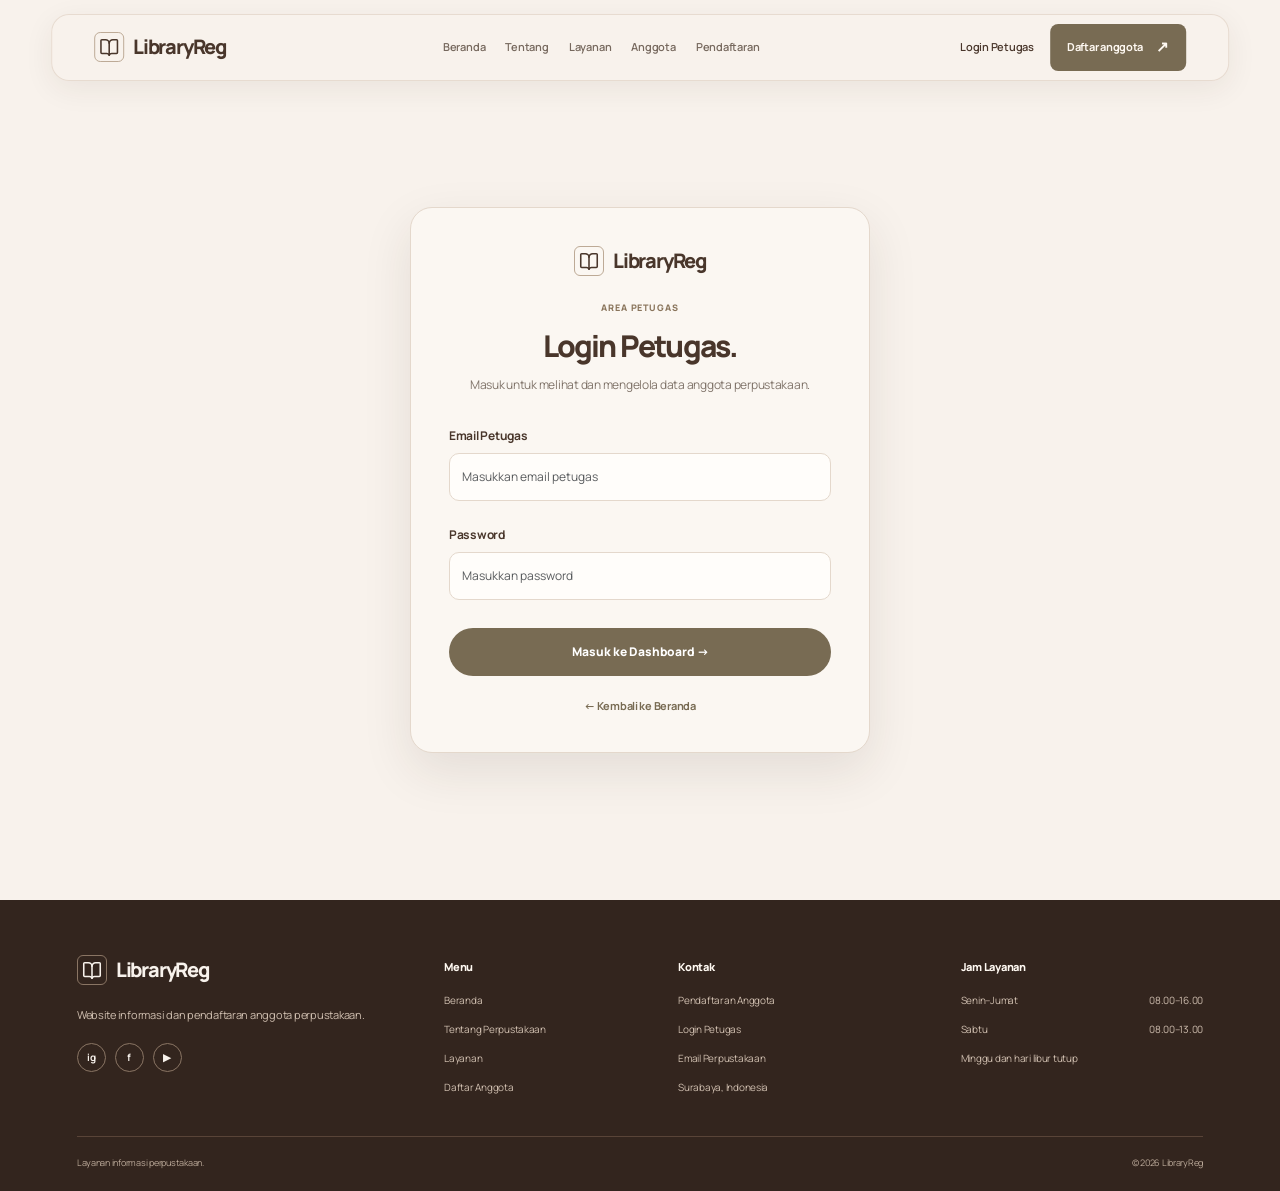
<file: admin.html>
<!DOCTYPE html>
<html lang="id">
<head>
    <meta charset="UTF-8">
    <meta name="viewport" content="width=device-width, initial-scale=1.0">
    <title>Dashboard Petugas | LibraryReg</title>
    <meta name="description" content="Dashboard petugas untuk mengelola data anggota LibraryReg.">
    <link rel="preconnect" href="https://fonts.googleapis.com">
    <link rel="preconnect" href="https://fonts.gstatic.com" crossorigin>
    <link href="https://fonts.googleapis.com/css2?family=Manrope:wght@400;500;600;700;800&display=swap" rel="stylesheet">
    <link href="https://cdn.jsdelivr.net/npm/bootstrap@5.3.3/dist/css/bootstrap.min.css" rel="stylesheet">
    <link rel="stylesheet" href="style.css">
</head>
<body data-page="admin">
    <nav class="navbar navbar-expand-lg fixed-top">
        <div class="container nav-container">
        <a class="navbar-brand brand" href="index.html">
            <span class="brand-icon">
            <svg xmlns="http://www.w3.org/2000/svg" viewBox="0 0 24 24" fill="none" stroke="currentColor" stroke-width="1.7" stroke-linecap="round" stroke-linejoin="round" aria-hidden="true">
                <path d="M12 7v14"/>
                <path d="M3 18V5a1 1 0 0 1 1-1h4a4 4 0 0 1 4 4 4 4 0 0 1 4-4h4a1 1 0 0 1 1 1v13a1 1 0 0 1-1 1h-5a3 3 0 0 0-3 2 3 3 0 0 0-3-2H4a1 1 0 0 1-1-1z"/>
            </svg>
            </span>
            <span>LibraryReg</span>
        </a>
        <button class="navbar-toggler" type="button" data-bs-toggle="collapse" data-bs-target="#navbarLibrary" aria-controls="navbarLibrary" aria-expanded="false" aria-label="Buka navigasi">
            <span class="navbar-toggler-icon"></span>
        </button>
        <div class="collapse navbar-collapse" id="navbarLibrary">
            <ul class="navbar-nav mx-auto">
            <li class="nav-item"><a class="nav-link" href="index.html">Beranda</a></li>
            <li class="nav-item"><a class="nav-link" href="tentang.html">Tentang</a></li>
            <li class="nav-item"><a class="nav-link" href="layanan.html">Layanan</a></li>
            <li class="nav-item"><a class="nav-link" href="anggota.html">Anggota</a></li>
            <li class="nav-item"><a class="nav-link" href="pendaftaran.html">Pendaftaran</a></li>
            </ul>
            <div class="nav-buttons">
            <button id="logoutButton" class="admin-logout" type="button">Keluar</button>
            </div>
        </div>
        </div>
    </nav>

    <main class="admin-page">
        <div class="section-container">

        <section class="admin-heading">
            <div>
            <span class="eyebrow">AREA PETUGAS</span>
            <h1>Dashboard Pengelolaan Anggota</h1>
            <p>Kelola data anggota yang telah mendaftar melalui LibraryReg.</p>
            </div>
        </section>

        <section class="admin-summary">
            <div>
            <span>Total Anggota</span>
            <strong id="memberCount">0 anggota</strong>
            </div>
        </section>

        <section class="admin-directory">
            <div class="admin-directory-heading">
            <div>
                <span class="eyebrow">DATA ANGGOTA</span>
                <h2>Daftar Anggota</h2>
                <p>Gunakan pencarian atau filter untuk menemukan data yang dibutuhkan.</p>
            </div>
            </div>

            <div class="admin-toolbar">
            <input type="search" id="searchMember" class="form-control" placeholder="Cari nama atau NIM/NRP..." aria-label="Cari anggota berdasarkan nama atau nomor identitas">
            <select id="filterType" class="form-select" aria-label="Filter jenis anggota">
                <option value="">Semua Jenis Anggota</option>
                <option value="Mahasiswa">Mahasiswa</option>
                <option value="Dosen">Dosen</option>
                <option value="Tenaga Kependidikan">Tenaga Kependidikan</option>
            </select>
            </div>

            <div class="admin-table-wrap">
            <table class="admin-table">
                <thead>
                <tr>
                    <th scope="col">No.</th>
                    <th scope="col">Nama Lengkap</th>
                    <th scope="col">NIM / NRP / NIP</th>
                    <th scope="col">Program Studi / Unit</th>
                    <th scope="col">Jenis Keanggotaan</th>
                    <th scope="col">Aksi</th>
                </tr>
                </thead>
                <tbody id="membersTableBody"></tbody>
            </table>
            <p id="emptyMembers" class="admin-hint" hidden>Data anggota tidak ditemukan.</p>
            </div>
        </section>
        </div>
    </main>

    <div id="viewModal" class="admin-modal" hidden>
        <section class="admin-modal-card" role="dialog" aria-modal="true" aria-labelledby="viewModalTitle">
        <div class="admin-modal-header">
            <h2 id="viewModalTitle">Detail Anggota</h2>
            <button class="modal-close" type="button" data-close-modal="viewModal" aria-label="Tutup">×</button>
        </div>
        <div id="memberDetails" class="detail-grid"></div>
        </section>
    </div>

    <div id="editModal" class="admin-modal" hidden>
        <section class="admin-modal-card" role="dialog" aria-modal="true" aria-labelledby="editModalTitle">
        <div class="admin-modal-header">
            <h2 id="editModalTitle">Edit Data Anggota</h2>
            <button class="modal-close" type="button" data-close-modal="editModal" aria-label="Tutup">×</button>
        </div>
        <form id="editMemberForm">
            <input type="hidden" id="editMemberKey">
            <div class="row g-3">
            <div class="col-12">
                <label for="editNama">Nama Lengkap</label>
                <input class="form-control" id="editNama" required>
            </div>
            <div class="col-md-6">
                <label for="editNim">NIM / NRP / NIP</label>
                <input class="form-control" id="editNim" required>
            </div>
            <div class="col-md-6">
                <label for="editProdi">Program Studi / Unit</label>
                <input class="form-control" id="editProdi" required>
            </div>
            <div class="col-12">
                <label for="editAlamat">Alamat</label>
                <textarea class="form-control" id="editAlamat" rows="2"></textarea>
            </div>
            <div class="col-md-6">
                <label for="editTelepon">Nomor Telepon</label>
                <input class="form-control" id="editTelepon" type="tel">
            </div>
            <div class="col-md-6">
                <label for="editEmail">Email</label>
                <input class="form-control" id="editEmail" type="email">
            </div>
            <div class="col-12">
                <label for="editJenis">Jenis Keanggotaan</label>
                <select class="form-select" id="editJenis" required>
                <option value="Mahasiswa">Mahasiswa</option>
                <option value="Dosen">Dosen</option>
                <option value="Tenaga Kependidikan">Tenaga Kependidikan</option>
                </select>
            </div>
            <div class="col-12 d-flex justify-content-end gap-2 mt-4">
                <button class="admin-logout" type="button" data-close-modal="editModal">Batal</button>
                <button class="edit-submit" type="submit">Simpan Perubahan</button>
            </div>
            </div>
        </form>
        </section>
    </div>

    <footer class="footer">
        <div class="section-container">
        <div class="footer-grid">
            <div class="footer-about">
            <a href="index.html" class="brand footer-brand">
                <span class="brand-icon">
                <svg xmlns="http://www.w3.org/2000/svg" viewBox="0 0 24 24" fill="none" stroke="currentColor" stroke-width="1.7" stroke-linecap="round" stroke-linejoin="round" aria-hidden="true">
                    <path d="M12 7v14"/>
                    <path d="M3 18V5a1 1 0 0 1 1-1h4a4 4 0 0 1 4 4 4 4 0 0 1 4-4h4a1 1 0 0 1 1 1v13a1 1 0 0 1-1 1h-5a3 3 0 0 0-3 2 3 3 0 0 0-3-2H4a1 1 0 0 1-1-1z"/>
                </svg>
                </span>
                LibraryReg
            </a>
            <p>Website informasi dan pendaftaran anggota perpustakaan.</p>
            <div class="social-links">
                <a href="https://instagram.com/" aria-label="Instagram">ig</a>
                <a href="https://facebook.com/" aria-label="Facebook">f</a>
                <a href="https://youtube.com/" aria-label="YouTube">▶</a>
            </div>
            </div>

            <div class="footer-column">
            <h3>Menu</h3>
            <a href="index.html">Beranda</a>
            <a href="tentang.html">Tentang Perpustakaan</a>
            <a href="layanan.html">Layanan</a>
            <a href="anggota.html">Daftar Anggota</a>
            </div>

            <div class="footer-column">
            <h3>Kontak</h3>
            <a href="pendaftaran.html">Pendaftaran Anggota</a>
            <a href="login.html">Login Petugas</a>
            <a href="mailto:perpustakaan@example.com">Email Perpustakaan</a>
            <span>Surabaya, Indonesia</span>
            </div>

            <div class="footer-column">
            <h3>Jam Layanan</h3>
            <p><span>Senin–Jumat</span><span>08.00–16.00</span></p>
            <p><span>Sabtu</span><span>08.00–13.00</span></p>
            <small>Minggu dan hari libur tutup</small>
            </div>
        </div>

        <div class="footer-bottom">
            <p>Panel pengelolaan anggota.</p>
            <p>© <span id="year"></span> LibraryReg</p>
        </div>
        </div>
    </footer>

    <script src="https://cdn.jsdelivr.net/npm/bootstrap@5.3.3/dist/js/bootstrap.bundle.min.js"></script>
    <script src="script.js"></script>
</body>
</html>
</file>
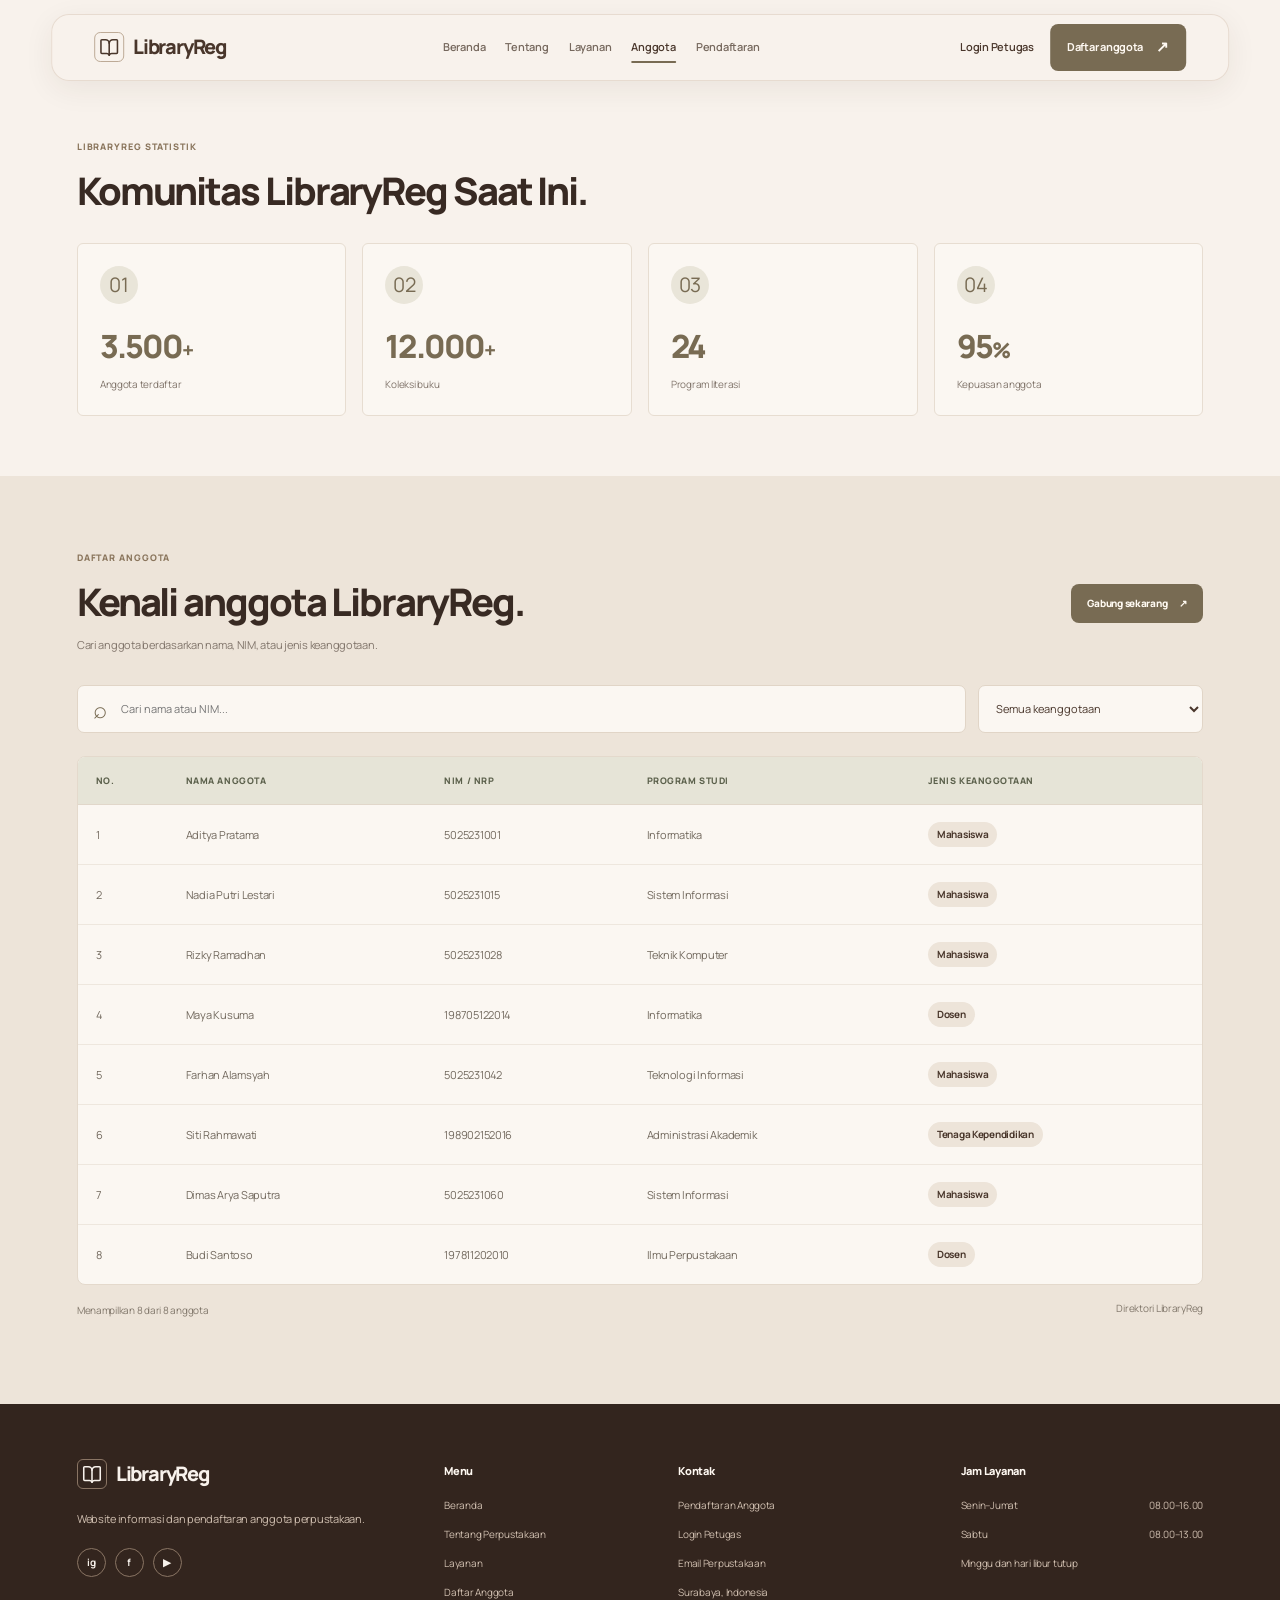
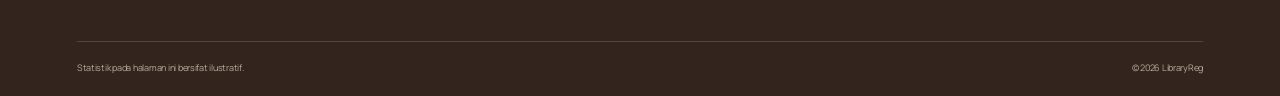
<file: anggota.html>
<!DOCTYPE html>
<html lang="id">
<head>
    <meta charset="UTF-8">
    <meta name="viewport" content="width=device-width, initial-scale=1.0">
    <title>Daftar Anggota | LibraryReg</title>
    <meta name="description" content="Lihat daftar anggota perpustakaan LibraryReg.">
    <link href="https://cdn.jsdelivr.net/npm/bootstrap@5.3.3/dist/css/bootstrap.min.css" rel="stylesheet">
    <link rel="preconnect" href="https://fonts.googleapis.com">
    <link rel="preconnect" href="https://fonts.gstatic.com" crossorigin>
    <link href="https://fonts.googleapis.com/css2?family=Manrope:wght@400;500;600;700;800&display=swap" rel="stylesheet">
    <link rel="stylesheet" href="style.css">
</head>
<body>
    <nav class="navbar navbar-expand-lg fixed-top">
        <div class="container nav-container">
        <a class="navbar-brand brand" href="index.html">
            <span class="brand-icon">
            <svg xmlns="http://www.w3.org/2000/svg" viewBox="0 0 24 24" fill="none" stroke="currentColor" stroke-width="1.7" stroke-linecap="round" stroke-linejoin="round" aria-hidden="true">
                <path d="M12 7v14"/>
                <path d="M3 18V5a1 1 0 0 1 1-1h4a4 4 0 0 1 4 4 4 4 0 0 1 4-4h4a1 1 0 0 1 1 1v13a1 1 0 0 1-1 1h-5a3 3 0 0 0-3 2 3 3 0 0 0-3-2H4a1 1 0 0 1-1-1z"/>
            </svg>
            </span>
            <span>LibraryReg</span>
        </a>
        <button class="navbar-toggler" type="button" data-bs-toggle="collapse" data-bs-target="#navbarLibrary" aria-controls="navbarLibrary" aria-expanded="false" aria-label="Buka navigasi">
            <span class="navbar-toggler-icon"></span>
        </button>
        <div class="collapse navbar-collapse" id="navbarLibrary">
            <ul class="navbar-nav mx-auto">
            <li class="nav-item"><a class="nav-link" href="index.html">Beranda</a></li>
            <li class="nav-item"><a class="nav-link" href="tentang.html">Tentang</a></li>
            <li class="nav-item"><a class="nav-link" href="layanan.html">Layanan</a></li>
            <li class="nav-item"><a class="nav-link active" aria-current="page" href="anggota.html">Anggota</a></li>
            <li class="nav-item"><a class="nav-link" href="pendaftaran.html">Pendaftaran</a></li>
            </ul>
            <div class="nav-buttons">
            <a href="login.html" class="login-link">Login Petugas</a>
            <a href="pendaftaran.html" class="btn-register">Daftar anggota <span>↗</span></a>
            </div>
        </div>
        </div>
    </nav>

    <main>
        <section class="members-stats">
        <div class="section-container">
            <div class="members-section-heading">
            <div>
                <span class="eyebrow">LIBRARYREG STATISTIK</span>
                <h2>Komunitas LibraryReg Saat Ini.</h2>
            </div>
            </div>
            <div class="members-stats-grid">
            <article class="member-stat-card">
                <span class="stat-symbol">01</span>
                <strong>3.500<span>+</span></strong>
                <p>Anggota terdaftar</p>
            </article>
            <article class="member-stat-card">
                <span class="stat-symbol">02</span>
                <strong>12.000<span>+</span></strong>
                <p>Koleksi buku</p>
            </article>
            <article class="member-stat-card">
                <span class="stat-symbol">03</span>
                <strong>24</strong>
                <p>Program literasi</p>
            </article>
            <article class="member-stat-card">
                <span class="stat-symbol">04</span>
                <strong>95<span>%</span></strong>
                <p>Kepuasan anggota</p>
            </article>
            </div>
        </div>
        </section>

        <section class="members-directory">
        <div class="section-container">
            <div class="directory-heading">
            <div>
                <span class="eyebrow">DAFTAR ANGGOTA</span>
                <h2>Kenali anggota LibraryReg.</h2>
                <p>Cari anggota berdasarkan nama, NIM, atau jenis keanggotaan.</p>
            </div>
            <a href="pendaftaran.html" class="directory-register">Gabung sekarang <span>↗</span></a>
            </div>

            <div class="directory-toolbar">
            <label class="member-search">
                <span aria-hidden="true">⌕</span>
                <input type="search" id="searchMember" placeholder="Cari nama atau NIM..." aria-label="Cari anggota berdasarkan nama atau NIM">
            </label>
            <select id="filterType" aria-label="Filter jenis keanggotaan">
                <option value="">Semua keanggotaan</option>
                <option value="Mahasiswa">Mahasiswa</option>
                <option value="Dosen">Dosen</option>
                <option value="Tenaga Kependidikan">Tenaga Kependidikan</option>
            </select>
            </div>

            <div class="members-table-wrap">
            <table class="members-table">
                <thead>
                <tr>
                    <th scope="col">No.</th>
                    <th scope="col">Nama Anggota</th>
                    <th scope="col">NIM / NRP</th>
                    <th scope="col">Program Studi</th>
                    <th scope="col">Jenis Keanggotaan</th>
                </tr>
                </thead>
                <tbody id="membersTableBody"></tbody>
            </table>
            <div class="empty-members" id="emptyMembers" hidden>
                <span>⌕</span>
                <h3>Anggota tidak ditemukan</h3>
                <p>Coba gunakan kata kunci atau kategori lain.</p>
            </div>
            </div>

            <div class="directory-bottom">
            <p id="memberCount">Memuat data anggota...</p>
            <span>Direktori LibraryReg</span>
            </div>
        </div>
        </section>
    </main>

    <footer class="footer">
        <div class="section-container">
        <div class="footer-grid">
            <div class="footer-about">
            <a href="index.html" class="brand footer-brand">
                <span class="brand-icon">
                <svg xmlns="http://www.w3.org/2000/svg" viewBox="0 0 24 24" fill="none" stroke="currentColor" stroke-width="1.7" stroke-linecap="round" stroke-linejoin="round" aria-hidden="true">
                    <path d="M12 7v14"/>
                    <path d="M3 18V5a1 1 0 0 1 1-1h4a4 4 0 0 1 4 4 4 4 0 0 1 4-4h4a1 1 0 0 1 1 1v13a1 1 0 0 1-1 1h-5a3 3 0 0 0-3 2 3 3 0 0 0-3-2H4a1 1 0 0 1-1-1z"/>
                </svg>
                </span>
                LibraryReg
            </a>
            <p>Website informasi dan pendaftaran anggota perpustakaan.</p>
            <div class="social-links">
                <a href="https://instagram.com/" aria-label="Instagram">ig</a>
                <a href="https://facebook.com/" aria-label="Facebook">f</a>
                <a href="https://youtube.com/" aria-label="YouTube">▶</a>
            </div>
            </div>

            <div class="footer-column">
            <h3>Menu</h3>
            <a href="index.html">Beranda</a>
            <a href="tentang.html">Tentang Perpustakaan</a>
            <a href="layanan.html">Layanan</a>
            <a href="anggota.html">Daftar Anggota</a>
            </div>

            <div class="footer-column">
            <h3>Kontak</h3>
            <a href="pendaftaran.html">Pendaftaran Anggota</a>
            <a href="login.html">Login Petugas</a>
            <a href="mailto:perpustakaan@example.com">Email Perpustakaan</a>
            <span>Surabaya, Indonesia</span>
            </div>

            <div class="footer-column">
            <h3>Jam Layanan</h3>
            <p><span>Senin–Jumat</span><span>08.00–16.00</span></p>
            <p><span>Sabtu</span><span>08.00–13.00</span></p>
            <small>Minggu dan hari libur tutup</small>
            </div>
        </div>

        <div class="footer-bottom">
            <p>Statistik pada halaman ini bersifat ilustratif.</p>
            <p>© <span id="year"></span> LibraryReg</p>
        </div>
        </div>
    </footer>

    <script src="https://cdn.jsdelivr.net/npm/bootstrap@5.3.3/dist/js/bootstrap.bundle.min.js"></script>
    <script src="script.js"></script>
</body>
</html>
</file>
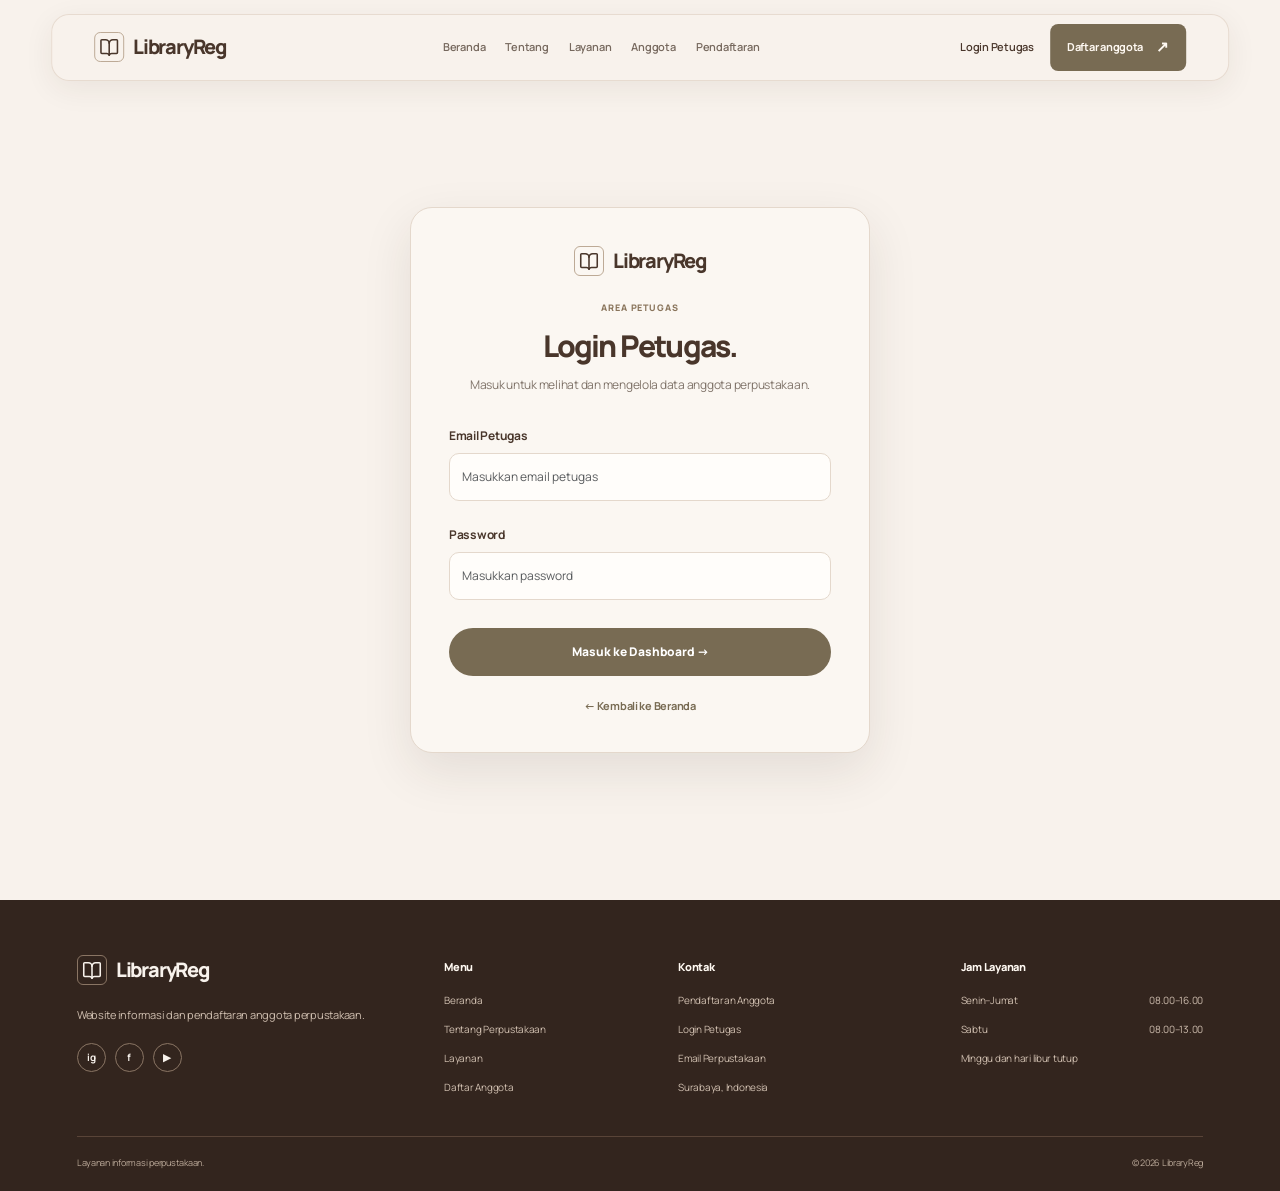
<file: login.html>
<!DOCTYPE html>
<html lang="id">
<head>
    <meta charset="UTF-8">
    <meta name="viewport" content="width=device-width, initial-scale=1.0">
    <title>Login Petugas | LibraryReg</title>
    <meta name="description" content="Login petugas untuk mengelola data anggota LibraryReg.">
    <link rel="preconnect" href="https://fonts.googleapis.com">
    <link rel="preconnect" href="https://fonts.gstatic.com" crossorigin>
    <link href="https://fonts.googleapis.com/css2?family=Manrope:wght@400;500;600;700;800&display=swap" rel="stylesheet">
    <link href="https://cdn.jsdelivr.net/npm/bootstrap@5.3.3/dist/css/bootstrap.min.css" rel="stylesheet">
    <link rel="stylesheet" href="style.css">
</head>
<body data-page="login">
    <nav class="navbar navbar-expand-lg fixed-top">
        <div class="container nav-container">
        <a class="navbar-brand brand" href="index.html">
            <span class="brand-icon">
            <svg xmlns="http://www.w3.org/2000/svg" viewBox="0 0 24 24" fill="none" stroke="currentColor" stroke-width="1.7" stroke-linecap="round" stroke-linejoin="round" aria-hidden="true">
                <path d="M12 7v14"/>
                <path d="M3 18V5a1 1 0 0 1 1-1h4a4 4 0 0 1 4 4 4 4 0 0 1 4-4h4a1 1 0 0 1 1 1v13a1 1 0 0 1-1 1h-5a3 3 0 0 0-3 2 3 3 0 0 0-3-2H4a1 1 0 0 1-1-1z"/>
            </svg>
            </span>
            <span>LibraryReg</span>
        </a>
        <button class="navbar-toggler" type="button" data-bs-toggle="collapse" data-bs-target="#navbarLibrary" aria-controls="navbarLibrary" aria-expanded="false" aria-label="Buka navigasi">
            <span class="navbar-toggler-icon"></span>
        </button>
        <div class="collapse navbar-collapse" id="navbarLibrary">
            <ul class="navbar-nav mx-auto">
            <li class="nav-item"><a class="nav-link" href="index.html">Beranda</a></li>
            <li class="nav-item"><a class="nav-link" href="tentang.html">Tentang</a></li>
            <li class="nav-item"><a class="nav-link" href="layanan.html">Layanan</a></li>
            <li class="nav-item"><a class="nav-link" href="anggota.html">Anggota</a></li>
            <li class="nav-item"><a class="nav-link" href="pendaftaran.html">Pendaftaran</a></li>
            </ul>
            <div class="nav-buttons">
            <a class="login-link" href="login.html" aria-current="page">Login Petugas</a>
            <a class="btn-register" href="pendaftaran.html">Daftar anggota <span>↗</span></a>
            </div>
        </div>
        </div>
    </nav>

    <main class="login-page">
        <section class="login-card">
        <div class="login-logo">
            <a class="brand" href="index.html">
            <span class="brand-icon">
                <svg xmlns="http://www.w3.org/2000/svg" viewBox="0 0 24 24" fill="none" stroke="currentColor" stroke-width="1.7" stroke-linecap="round" stroke-linejoin="round" aria-hidden="true">
                <path d="M12 7v14"/>
                <path d="M3 18V5a1 1 0 0 1 1-1h4a4 4 0 0 1 4 4 4 4 0 0 1 4-4h4a1 1 0 0 1 1 1v13a1 1 0 0 1-1 1h-5a3 3 0 0 0-3 2 3 3 0 0 0-3-2H4a1 1 0 0 1-1-1z"/>
                </svg>
            </span>
            <span>LibraryReg</span>
            </a>
        </div>

        <div class="login-heading">
            <span class="eyebrow">AREA PETUGAS</span>
            <h1>Login Petugas.</h1>
            <p>Masuk untuk melihat dan mengelola data anggota perpustakaan.</p>
        </div>

        <form id="loginForm" class="login-form">
            <div class="mb-4">
            <label for="loginEmail">Email Petugas</label>
            <input class="form-control" type="email" id="loginEmail" placeholder="Masukkan email petugas" autocomplete="username" required>
            </div>
            <div class="mb-3">
            <label for="loginPassword">Password</label>
            <input class="form-control" type="password" id="loginPassword" placeholder="Masukkan password" autocomplete="current-password" required>
            </div>
            <button type="submit" class="login-submit">Masuk ke Dashboard <span>→</span></button>
            <div id="loginMessage" class="login-message" role="alert" aria-live="polite"></div>
        </form>

        <a href="index.html" class="login-back">← Kembali ke Beranda</a>
        </section>
    </main>

    <footer class="footer">
        <div class="section-container">
        <div class="footer-grid">
            <div class="footer-about">
            <a href="index.html" class="brand footer-brand">
                <span class="brand-icon">
                <svg xmlns="http://www.w3.org/2000/svg" viewBox="0 0 24 24" fill="none" stroke="currentColor" stroke-width="1.7" stroke-linecap="round" stroke-linejoin="round" aria-hidden="true">
                    <path d="M12 7v14"/>
                    <path d="M3 18V5a1 1 0 0 1 1-1h4a4 4 0 0 1 4 4 4 4 0 0 1 4-4h4a1 1 0 0 1 1 1v13a1 1 0 0 1-1 1h-5a3 3 0 0 0-3 2 3 3 0 0 0-3-2H4a1 1 0 0 1-1-1z"/>
                </svg>
                </span>
                LibraryReg
            </a>
            <p>Website informasi dan pendaftaran anggota perpustakaan.</p>
            <div class="social-links">
                <a href="https://instagram.com/" aria-label="Instagram">ig</a>
                <a href="https://facebook.com/" aria-label="Facebook">f</a>
                <a href="https://youtube.com/" aria-label="YouTube">▶</a>
            </div>
            </div>

            <div class="footer-column">
            <h3>Menu</h3>
            <a href="index.html">Beranda</a>
            <a href="tentang.html">Tentang Perpustakaan</a>
            <a href="layanan.html">Layanan</a>
            <a href="anggota.html">Daftar Anggota</a>
            </div>

            <div class="footer-column">
            <h3>Kontak</h3>
            <a href="pendaftaran.html">Pendaftaran Anggota</a>
            <a href="login.html">Login Petugas</a>
            <a href="mailto:perpustakaan@example.com">Email Perpustakaan</a>
            <span>Surabaya, Indonesia</span>
            </div>

            <div class="footer-column">
            <h3>Jam Layanan</h3>
            <p><span>Senin–Jumat</span><span>08.00–16.00</span></p>
            <p><span>Sabtu</span><span>08.00–13.00</span></p>
            <small>Minggu dan hari libur tutup</small>
            </div>
        </div>

        <div class="footer-bottom">
            <p>Layanan informasi perpustakaan.</p>
            <p>© <span id="year"></span> LibraryReg</p>
        </div>
        </div>
    </footer>

    <script src="https://cdn.jsdelivr.net/npm/bootstrap@5.3.3/dist/js/bootstrap.bundle.min.js"></script>
    <script src="script.js"></script>
</body>
</html>
</file>
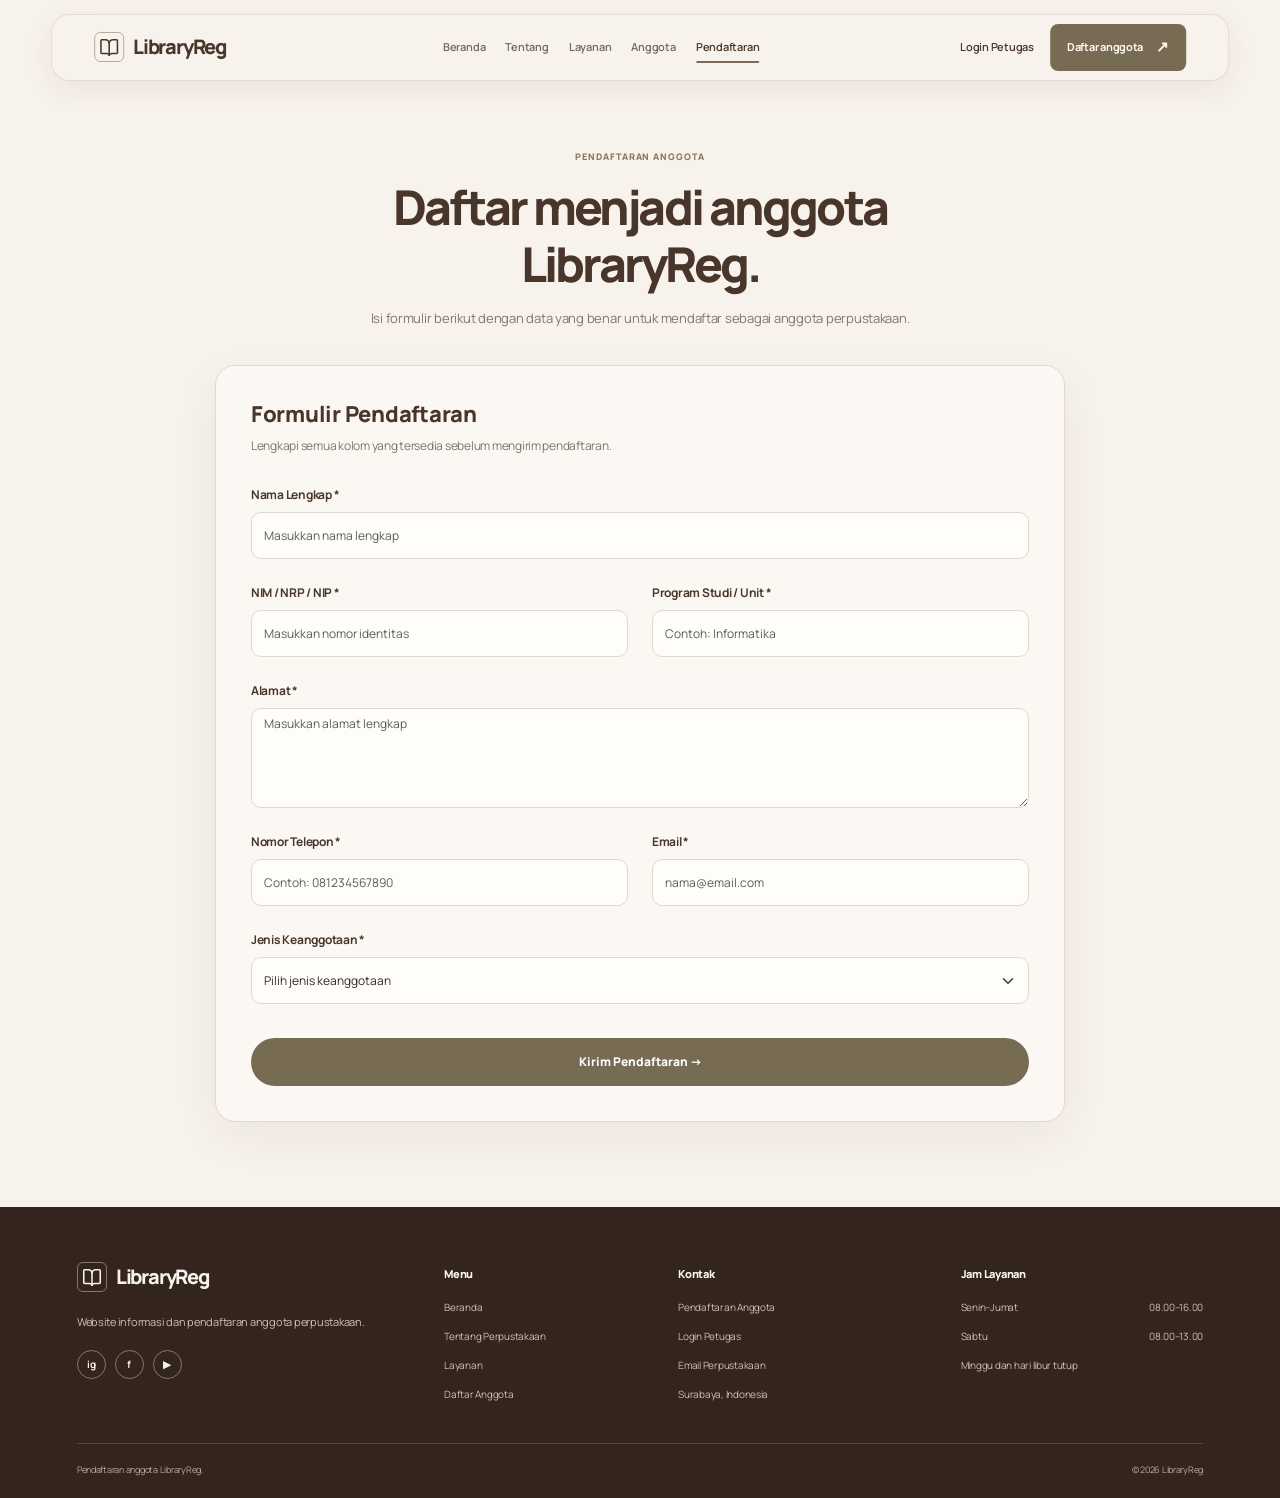
<file: pendaftaran.html>
<!DOCTYPE html>
<html lang="id">
<head>
    <meta charset="UTF-8">
    <meta name="viewport" content="width=device-width, initial-scale=1.0">
    <title>Pendaftaran Anggota | LibraryReg</title>
    <meta name="description" content="Daftar menjadi anggota perpustakaan LibraryReg.">
    <link href="https://cdn.jsdelivr.net/npm/bootstrap@5.3.3/dist/css/bootstrap.min.css" rel="stylesheet">
    <link rel="preconnect" href="https://fonts.googleapis.com">
    <link rel="preconnect" href="https://fonts.gstatic.com" crossorigin>
    <link href="https://fonts.googleapis.com/css2?family=Manrope:wght@400;500;600;700;800&display=swap" rel="stylesheet">
    <link rel="stylesheet" href="style.css">
</head>
<body data-page="pendaftaran">
    <nav class="navbar navbar-expand-lg fixed-top">
        <div class="container nav-container">
        <a class="navbar-brand brand" href="index.html">
            <span class="brand-icon">
            <svg xmlns="http://www.w3.org/2000/svg" viewBox="0 0 24 24" fill="none" stroke="currentColor" stroke-width="1.7" stroke-linecap="round" stroke-linejoin="round" aria-hidden="true">
                <path d="M12 7v14"/>
                <path d="M3 18V5a1 1 0 0 1 1-1h4a4 4 0 0 1 4 4 4 4 0 0 1 4-4h4a1 1 0 0 1 1 1v13a1 1 0 0 1-1 1h-5a3 3 0 0 0-3 2 3 3 0 0 0-3-2H4a1 1 0 0 1-1-1z"/>
            </svg>
            </span>
            <span>LibraryReg</span>
        </a>
        <button class="navbar-toggler" type="button" data-bs-toggle="collapse" data-bs-target="#navbarLibrary" aria-controls="navbarLibrary" aria-expanded="false" aria-label="Buka navigasi">
            <span class="navbar-toggler-icon"></span>
        </button>
        <div class="collapse navbar-collapse" id="navbarLibrary">
            <ul class="navbar-nav mx-auto">
            <li class="nav-item"><a class="nav-link" href="index.html">Beranda</a></li>
            <li class="nav-item"><a class="nav-link" href="tentang.html">Tentang</a></li>
            <li class="nav-item"><a class="nav-link" href="layanan.html">Layanan</a></li>
            <li class="nav-item"><a class="nav-link" href="anggota.html">Anggota</a></li>
            <li class="nav-item"><a class="nav-link active" aria-current="page" href="pendaftaran.html">Pendaftaran</a></li>
            </ul>
            <div class="nav-buttons">
            <a href="login.html" class="login-link">Login Petugas</a>
            <a href="pendaftaran.html" class="btn-register">Daftar anggota <span>↗</span></a>
            </div>
        </div>
        </div>
    </nav>

    <main class="register-page">
        <div class="register-heading">
        <span class="eyebrow">PENDAFTARAN ANGGOTA</span>
        <h1>Daftar menjadi anggota LibraryReg.</h1>
        <p>Isi formulir berikut dengan data yang benar untuk mendaftar sebagai anggota perpustakaan.</p>
        </div>

        <section class="register-card">
        <h2>Formulir Pendaftaran</h2>
        <p class="form-description">Lengkapi semua kolom yang tersedia sebelum mengirim pendaftaran.</p>

        <div id="registrationMessage" class="register-message" role="status" aria-live="polite"></div>

        <form id="registrationForm" class="register-form">
            <div class="row g-4">
            <div class="col-12">
                <label for="nama">Nama Lengkap *</label>
                <input class="form-control" type="text" id="nama" name="nama" placeholder="Masukkan nama lengkap" autocomplete="name" required>
            </div>
            <div class="col-md-6">
                <label for="nim">NIM / NRP / NIP *</label>
                <input class="form-control" type="text" id="nim" name="nim" placeholder="Masukkan nomor identitas" required>
            </div>
            <div class="col-md-6">
                <label for="prodi">Program Studi / Unit *</label>
                <input class="form-control" type="text" id="prodi" name="prodi" placeholder="Contoh: Informatika" required>
            </div>
            <div class="col-12">
                <label for="alamat">Alamat *</label>
                <textarea class="form-control" id="alamat" name="alamat" placeholder="Masukkan alamat lengkap" autocomplete="street-address" required></textarea>
            </div>
            <div class="col-md-6">
                <label for="telepon">Nomor Telepon *</label>
                <input class="form-control" type="tel" id="telepon" name="telepon" placeholder="Contoh: 081234567890" autocomplete="tel" required>
            </div>
            <div class="col-md-6">
                <label for="email">Email *</label>
                <input class="form-control" type="email" id="email" name="email" placeholder="nama@email.com" autocomplete="email" required>
            </div>
            <div class="col-12">
                <label for="jenis">Jenis Keanggotaan *</label>
                <select class="form-select" id="jenis" name="jenis" required>
                <option value="">Pilih jenis keanggotaan</option>
                <option value="Mahasiswa">Mahasiswa</option>
                <option value="Dosen">Dosen</option>
                <option value="Tenaga Kependidikan">Tenaga Kependidikan</option>
                </select>
            </div>
            <div class="col-12">
                <button class="register-submit" type="submit">Kirim Pendaftaran <span>→</span></button>
            </div>
            </div>
        </form>
        </section>
    </main>

    <footer class="footer">
        <div class="section-container">
        <div class="footer-grid">
            <div class="footer-about">
            <a href="index.html" class="brand footer-brand">
                <span class="brand-icon">
                <svg xmlns="http://www.w3.org/2000/svg" viewBox="0 0 24 24" fill="none" stroke="currentColor" stroke-width="1.7" stroke-linecap="round" stroke-linejoin="round" aria-hidden="true">
                    <path d="M12 7v14"/>
                    <path d="M3 18V5a1 1 0 0 1 1-1h4a4 4 0 0 1 4 4 4 4 0 0 1 4-4h4a1 1 0 0 1 1 1v13a1 1 0 0 1-1 1h-5a3 3 0 0 0-3 2 3 3 0 0 0-3-2H4a1 1 0 0 1-1-1z"/>
                </svg>
                </span>
                LibraryReg
            </a>
            <p>Website informasi dan pendaftaran anggota perpustakaan.</p>
            <div class="social-links">
                <a href="https://instagram.com/" aria-label="Instagram">ig</a>
                <a href="https://facebook.com/" aria-label="Facebook">f</a>
                <a href="https://youtube.com/" aria-label="YouTube">▶</a>
            </div>
            </div>

            <div class="footer-column">
            <h3>Menu</h3>
            <a href="index.html">Beranda</a>
            <a href="tentang.html">Tentang Perpustakaan</a>
            <a href="layanan.html">Layanan</a>
            <a href="anggota.html">Daftar Anggota</a>
            </div>

            <div class="footer-column">
            <h3>Kontak</h3>
            <a href="pendaftaran.html">Pendaftaran Anggota</a>
            <a href="login.html">Login Petugas</a>
            <a href="mailto:perpustakaan@example.com">Email Perpustakaan</a>
            <span>Surabaya, Indonesia</span>
            </div>

            <div class="footer-column">
            <h3>Jam Layanan</h3>
            <p><span>Senin–Jumat</span><span>08.00–16.00</span></p>
            <p><span>Sabtu</span><span>08.00–13.00</span></p>
            <small>Minggu dan hari libur tutup</small>
            </div>
        </div>

        <div class="footer-bottom">
            <p>Pendaftaran anggota LibraryReg.</p>
            <p>© <span id="year"></span> LibraryReg</p>
        </div>
        </div>
    </footer>

    <script src="https://cdn.jsdelivr.net/npm/bootstrap@5.3.3/dist/js/bootstrap.bundle.min.js"></script>
    <script src="script.js"></script>
</body>
</html>
</file>
<file: style.css>
:root {
	--cream: #F8F2EC;
	--ivory: #FBF7F2;
	--beige: #EDE4D9;
	--latte: #D6C4B1;
	--olive: #786B53;
	--coffee: #49362B;
	--espresso: #33251E;
	--text: #382A23;
	--muted: #81756B;
	--line: #E4D8CC;
	--font: "Manrope", sans-serif;
}

* {
	box-sizing: border-box;
}

html {
	scroll-behavior: smooth;
	scroll-padding-top: 100px;
}

body {
	margin: 0;
	background: var(--cream);
	color: var(--text);
	font-family: var(--font);
	font-size: 13px;
	font-weight: 400;
	letter-spacing: -0.02em;
	-webkit-font-smoothing: antialiased;
}

a {
	color: inherit;
	text-decoration: none;
}

img {
	display: block;
	width: 100%;
}

button,
a {
	-webkit-tap-highlight-color: transparent;
}

p {
	line-height: 1.8;
}

.navbar {
	top: 14px;
	left: 50%;
	width: min(1280px, 92%);
	padding: 9px 0;
	transform: translateX(-50%);
	border: 1px solid rgba(228, 216, 204, 0.85);
	border-radius: 18px;
	background: rgba(248, 242, 236, 0.97);
	box-shadow: 0 8px 30px rgba(51, 37, 30, 0.07);
	z-index: 1030;
}

.nav-container {
	padding-inline: 24px;
}

.brand {
	display: inline-flex;
	align-items: center;
	gap: 9px;
	color: var(--coffee);
	font-family: var(--font);
	font-size: 20px;
	font-weight: 800;
	letter-spacing: -0.06em;
}

.brand:hover {
	color: var(--olive);
}

.brand-icon {
	display: grid;
	place-items: center;
	width: 30px;
	height: 30px;
	border: 1px solid #BDAA96;
	border-radius: 6px;
	font-size: 17px;
	letter-spacing: 0;
}

.navbar-nav {
	gap: 20px;
}

.navbar .nav-link {
	position: relative;
	padding: 12px 0 !important;
	color: #76685D;
	font-size: 11px;
	font-weight: 600;
	letter-spacing: -0.02em;
	transition: color 0.2s;
}

.navbar .nav-link:hover,
.navbar .nav-link.active {
	color: var(--coffee);
}

.navbar .nav-link.active::after {
	position: absolute;
	right: 0;
	bottom: 5px;
	left: 0;
	height: 2px;
	border-radius: 2px;
	background: var(--olive);
	content: "";
}

.nav-buttons {
	display: flex;
	align-items: center;
	gap: 16px;
}

.login-link {
	color: var(--coffee);
	font-size: 11px;
	font-weight: 600;
}

.btn-register,
.hero-button {
	display: inline-flex;
	align-items: center;
	justify-content: center;
	gap: 13px;
	padding: 12px 17px;
	border: 0;
	border-radius: 8px;
	background: var(--olive);
	color: #FFF9F2;
	font-family: var(--font);
	font-size: 11px;
	font-weight: 700;
	transition:
	background 0.2s,
	transform 0.2s;
}

.btn-register:hover,
.hero-button:hover {
	background: var(--coffee);
	color: #FFF9F2;
}

.btn-register span,
.hero-button span {
	font-size: 15px;
}

.navbar-toggler {
	padding: 6px 9px;
	border-color: #D7C7B8;
	border-radius: 10px;
}

.navbar-toggler:focus {
	box-shadow: 0 0 0 3px rgba(120, 107, 83, 0.15);
}

.hero {
	position: relative;
	min-height: 650px;
	margin: 0 20px;
	overflow: hidden;
	background: #8D7967;
	color: #FFFFFF;
}

.hero-image,
.hero-overlay {
	position: absolute;
	inset: 0;
}

.hero-image {
	background-image: url(
	"https://images.unsplash.com/photo-1497366754035-f200968a6e72?auto=format&fit=crop&w=2000&q=90"
	);
	background-position: center 54%;
	background-size: cover;
}

.hero-overlay {
	background:
	linear-gradient(
	90deg,
	rgba(45, 32, 24, 0.76),
	rgba(45, 32, 24, 0.34) 55%,
	rgba(45, 32, 24, 0.08)
	),
	linear-gradient(
	0deg,
	rgba(45, 32, 24, 0.25),
	transparent 45%
	);
}

.hero-content {
	position: relative;
	z-index: 1;
	width: min(1180px, 84%);
	margin: auto;
	padding-top: 195px;
	padding-bottom: 105px;
}

.hero-label {
	display: inline-flex;
	align-items: center;
	gap: 9px;
	margin-bottom: 22px;
	padding: 8px 12px;
	border: 1px solid rgba(255, 249, 242, 0.3);
	border-radius: 6px;
	background: rgba(73, 54, 43, 0.48);
	font-size: 9px;
	font-weight: 700;
	letter-spacing: 0.08em;
}

.label-dot {
	width: 6px;
	height: 6px;
	border-radius: 50%;
	background: #D9C4A7;
}

.hero h1 {
	max-width: 760px;
	margin: 0;
	font-family: var(--font);
	font-size: clamp(42px, 5.7vw, 74px);
	font-weight: 800;
	line-height: 1.08;
	letter-spacing: -0.065em;
}

.hero h1 span {
	color: #E6D1B8;
}

.hero-content > p {
	max-width: 450px;
	margin: 22px 0 27px;
	color: rgba(255, 255, 255, 0.9);
	font-size: 13px;
	line-height: 1.9;
	letter-spacing: -0.015em;
}

.hero-actions {
	display: flex;
	align-items: center;
	flex-wrap: wrap;
	gap: 20px;
}

.hero-secondary {
	color: #FFFFFF;
	font-size: 11px;
	font-weight: 700;
}

.hero-secondary:hover {
	color: #E6D1B8;
}

.section-container {
	width: min(1180px, 88%);
	margin-inline: auto;
}

.eyebrow {
	display: block;
	margin-bottom: 14px;
	color: #89745B;
	font-size: 9px;
	font-weight: 800;
	letter-spacing: 0.1em;
}

.intro-heading h2,
.section-heading h2,
.feature-content h2,
.stats-heading h2 {
	margin: 0;
	font-family: var(--font);
	font-size: clamp(32px, 4vw, 46px);
	font-weight: 700;
	line-height: 1.2;
	letter-spacing: -0.055em;
}

.intro {
	display: grid;
	grid-template-columns: 1fr 1fr;
	gap: 70px;
	align-items: end;
	padding-top: 82px;
	padding-bottom: 76px;
}

.intro-description p {
	max-width: 490px;
	margin: 0 0 20px;
	color: var(--muted);
	font-size: 12px;
	line-height: 1.95;
}

.text-button {
	display: inline-flex;
	align-items: center;
	gap: 12px;
	color: var(--coffee);
	font-size: 11px;
	font-weight: 800;
}

.text-button span {
	transition: transform 0.2s;
}

.text-button:hover span {
	transform: translateX(4px);
}

.services {
	padding: 76px 0 84px;
	background: var(--beige);
}

.section-heading {
	display: flex;
	align-items: end;
	justify-content: space-between;
	gap: 25px;
	margin-bottom: 34px;
}

.section-heading .eyebrow {
	margin-bottom: 12px;
}

.section-heading > .text-button {
	margin-bottom: 7px;
}

.service-grid {
	display: grid;
	grid-template-columns: repeat(3, minmax(0, 1fr));
	gap: 24px;
}

.service-card {
	overflow: hidden;
	border: 1px solid rgba(255, 255, 255, 0.8);
	border-radius: 6px;
	background: var(--ivory);
	box-shadow: 0 8px 25px rgba(51, 37, 30, 0.045);
	transition:
	transform 0.25s,
	box-shadow 0.25s;
}

.service-card:hover {
	transform: translateY(-4px);
	box-shadow: 0 14px 30px rgba(51, 37, 30, 0.09);
}

.service-image {
	position: relative;
	overflow: hidden;
}

.service-image img {
	height: 220px;
	object-fit: cover;
	transition: transform 0.4s;
}

.service-card:hover .service-image img {
	transform: scale(1.04);
}

.card-number {
	position: absolute;
	top: 13px;
	left: 13px;
	padding: 7px 10px;
	border-radius: 20px;
	background: rgba(73, 54, 43, 0.88);
	color: #FFFFFF;
	font-size: 9px;
	font-weight: 700;
}

.service-content {
	padding: 22px 21px 25px;
}

.card-category {
	color: #89745B;
	font-size: 8px;
	font-weight: 800;
	letter-spacing: 0.1em;
}

.service-content h3 {
	margin: 10px 0;
	font-family: var(--font);
	font-size: 19px;
	font-weight: 800;
	line-height: 1.4;
	letter-spacing: -0.045em;
}

.service-content p {
	min-height: 60px;
	margin: 0 0 20px;
	color: var(--muted);
	font-size: 11px;
	line-height: 1.8;
}

.features {
	display: grid;
	grid-template-columns: 1fr 1fr;
	align-items: center;
	gap: clamp(40px, 8vw, 95px);
	padding-top: 90px;
	padding-bottom: 90px;
}

.feature-image {
	position: relative;
	padding-bottom: 18px;
}

.feature-image img {
	height: 430px;
	object-fit: cover;
}

.feature-content h2 {
	font-size: clamp(32px, 4vw, 44px);
}

.feature-content h2 span {
	color: var(--olive);
}

.feature-description {
	margin: 18px 0 25px;
	color: var(--muted);
	font-size: 12px;
	line-height: 1.9;
}

.feature-list {
	margin-bottom: 24px;
	border-top: 1px solid var(--line);
}

.feature-list article {
	display: grid;
	grid-template-columns: 35px 1fr;
	gap: 15px;
	padding: 17px 0;
	border-bottom: 1px solid var(--line);
}

.feature-number {
	color: #89745B;
	font-size: 10px;
	font-weight: 800;
}

.feature-list h3 {
	margin: 0 0 6px;
	font-size: 12px;
	font-weight: 800;
}

.feature-list p {
	margin: 0;
	color: var(--muted);
	font-size: 11px;
	line-height: 1.8;
}

.statistics {
	padding: 52px 0 58px;
	border-top: 1px solid var(--line);
	background: var(--cream);
}

.stats-layout {
	display: grid;
	grid-template-columns: 1.2fr 1fr 1fr;
	align-items: center;
}

.stats-heading {
	padding-right: 25px;
}

.stats-heading .eyebrow {
	margin-bottom: 10px;
}

.stats-heading h2 {
	font-size: 35px;
}

.stats-heading p {
	max-width: 260px;
	margin: 12px 0 0;
	color: var(--muted);
	font-size: 10px;
	line-height: 1.8;
}

.stat-item {
	min-height: 100px;
	padding: 10px 25px;
	border-left: 1px solid var(--line);
}

.stat-item strong {
	color: var(--olive);
	font-family: var(--font);
	font-size: clamp(34px, 4vw, 48px);
	font-weight: 800;
	letter-spacing: -0.06em;
}

.stat-item strong span {
	font-size: 0.65em;
}

.stat-item p {
	margin: 10px 0 5px;
	font-size: 11px;
	font-weight: 700;
}

.stat-item small {
	color: #928478;
	font-size: 9px;
}

.footer {
	padding: 55px 0 20px;
	background: var(--espresso);
	color: var(--cream);
}

.footer-grid {
	display: grid;
	grid-template-columns: 1.35fr 0.8fr 1fr 1fr;
	gap: 40px;
	padding-bottom: 40px;
}

.footer-brand,
.footer-brand:hover {
	color: var(--cream);
}

.footer-brand .brand-icon {
	border-color: #8A7564;
}

.footer-about > p {
	margin: 18px 0;
	color: #D0BFB0;
	font-size: 11px;
	line-height: 1.9;
}

.social-links {
	display: flex;
	gap: 9px;
}

.social-links a {
	display: grid;
	place-items: center;
	width: 29px;
	height: 29px;
	border: 1px solid #8A7564;
	border-radius: 50%;
	color: var(--cream);
	font-size: 10px;
	font-weight: 700;
	transition: background 0.2s;
}

.social-links a:hover {
	background: var(--coffee);
}

.footer-column {
	display: flex;
	flex-direction: column;
	align-items: flex-start;
	gap: 12px;
}

.footer-column h3 {
	margin: 5px 0 7px;
	color: #FFF9F2;
	font-size: 11px;
	font-weight: 800;
}

.footer-column > a,
.footer-column > span,
.footer-column > small,
.footer-column > p {
	margin: 0;
	color: #D0BFB0;
	font-size: 10px;
	line-height: 1.7;
}

.footer-column > a:hover {
	color: #FFFFFF;
}

.footer-column > p {
	display: flex;
	flex-wrap: wrap;
	justify-content: space-between;
	gap: 8px;
	width: 100%;
}

.footer-bottom {
	display: flex;
	justify-content: space-between;
	gap: 25px;
	padding-top: 18px;
	border-top: 1px solid #594438;
}

.footer-bottom p {
	margin: 0;
	color: #BBA999;
	font-size: 9px;
	line-height: 1.8;
}

@media (max-width: 1100px) {
	.navbar-nav {
		gap: 12px;
	}

	.nav-container {
		padding-inline: 17px;
	}

	.nav-buttons {
		gap: 10px;
	}

	.brand {
		font-size: 18px;
	}

	.service-grid {
		gap: 16px;
	}

	.service-image img {
		height: 185px;
	}

	.service-content {
		padding: 18px 16px 20px;
	}

	.service-content h3 {
		font-size: 17px;
	}

	.footer-grid {
		gap: 25px;
	}
}

@media (max-width: 991px) {
	.navbar {
		top: 12px;
		width: 94%;
		border-radius: 22px;
	}

	.navbar .navbar-collapse {
		padding: 15px 5px 7px;
	}

	.navbar-nav {
		align-items: flex-start;
		gap: 0;
	}

	.navbar .nav-link {
		padding: 20px 20px !important;
	}

	.navbar .nav-link.active::after {
		bottom: 4px;
		width: 24px;
	}

	.nav-buttons {
		align-items: flex-start;
		flex-wrap: wrap;
		padding-top: 12px;
	}

	.hero {
		min-height: 580px;
		margin: 0 12px;
	}

	.hero-content {
		padding-top: 180px;
	}

	.service-grid {
		grid-template-columns: repeat(2, minmax(0, 1fr));
	}

	.service-card:last-child {
		grid-column: 1 / -1;
	}

	.service-card:last-child .service-image img {
		height: 240px;
	}

	.features {
		gap: 35px;
	}

	.feature-image img {
		height: 350px;
	}

	.stats-layout {
		grid-template-columns: repeat(2, 1fr);
		gap: 28px 0;
	}

	.stats-heading {
		grid-column: 1 / -1;
	}

	.stats-heading h2 br {
		display: none;
	}

	.stat-item:first-of-type {
		border-left: 0;
		padding-left: 0;
	}

	.footer-grid {
		grid-template-columns: repeat(2, minmax(0, 1fr));
	}
}

@media (max-width: 767px) {
	.hero {
		min-height: 560px;
		margin: 0 8px;
	}

	.hero-image {
		background-position: 58% center;
	}

	.hero-overlay {
		background:
		linear-gradient(
		90deg,
		rgba(45, 32, 24, 0.8),
		rgba(45, 32, 24, 0.34)
		),
		linear-gradient(
		0deg,
		rgba(45, 32, 24, 0.3),
		transparent
		);
	}

	.hero-content {
		width: 84%;
		padding-top: 170px;
		padding-bottom: 100px;
	}

	.hero h1 {
		font-size: clamp(36px, 8.5vw, 54px);
	}

	.hero-content > p {
		max-width: 370px;
		font-size: 12px;
	}

	.intro {
		grid-template-columns: 1fr;
		gap: 22px;
		padding-top: 55px;
		padding-bottom: 55px;
	}

	.intro-heading h2,
	.section-heading h2,
	.feature-content h2 {
		font-size: 36px;
	}

	.services {
		padding: 55px 0 60px;
	}

	.section-heading {
		align-items: flex-start;
		flex-direction: column;
		gap: 18px;
		margin-bottom: 27px;
	}

	.service-grid {
		grid-template-columns: 1fr;
		gap: 20px;
	}

	.service-card:last-child {
		grid-column: auto;
	}

	.service-image img,
	.service-card:last-child .service-image img {
		height: clamp(210px, 57vw, 320px);
	}

	.service-content {
		padding: 22px;
	}

	.service-content h3 {
		font-size: 20px;
	}

	.service-content p {
		min-height: 0;
	}

	.features {
		grid-template-columns: 1fr;
		gap: 35px;
		padding-top: 60px;
		padding-bottom: 60px;
	}

	.feature-image img {
		height: clamp(260px, 72vw, 390px);
	}

	.stats-layout {
		grid-template-columns: 1fr 1fr;
		gap: 25px 0;
	}

	.stats-heading {
		grid-column: 1 / -1;
	}

	.stats-heading h2 br {
		display: initial;
	}

	.stats-heading h2 {
		font-size: 32px;
	}

	.stat-item {
		padding: 8px 10px 8px 15px;
	}

	.stat-item:nth-child(2) {
		border-left: 0;
		padding-left: 0;
	}

	.stat-item strong {
		font-size: clamp(28px, 7.5vw, 40px);
	}

	.footer-grid {
		gap: 32px 20px;
	}

	.footer-bottom {
		flex-direction: column;
		gap: 10px;
	}
}

@media (max-width: 420px) {
	.brand {
		font-size: 17px;
	}

	.hero h1 {
		font-size: 34px;
	}

	.hero-label {
		font-size: 8px;
	}

	.footer-grid {
		grid-template-columns: 1fr;
	}
}

@media (prefers-reduced-motion: reduce) {
	*,
	*::before,
	*::after {
		scroll-behavior: auto !important;
		transition-duration: 0.01ms !important;
	}
}

.about-history {
	display: grid;
	grid-template-columns: 0.9fr 1.1fr;
	align-items: center;
	gap: clamp(45px, 8vw, 100px);
	padding-top: 100px;
	padding-bottom: 100px;
}

.history-copy h2,
.facilities-heading h2,
.about-cta h2 {
	margin: 0;
	font-family: "Manrope", sans-serif;
	font-size: clamp(32px, 4vw, 45px);
	font-weight: 800;
	line-height: 1.2;
	letter-spacing: -0.055em;
}

.history-copy > p {
	margin: 22px 0 0;
	color: var(--muted);
	font-size: 12px;
	line-height: 2;
}

.history-quote {
	display: flex;
	gap: 13px;
	margin-top: 28px;
	padding: 20px;
	border-left: 3px solid var(--olive);
	background: #EFE6DA;
}

.quote-mark {
	color: var(--olive);
	font-family: Georgia, serif;
	font-size: 40px;
	line-height: 1;
}

.history-quote p {
	margin: 0;
	color: var(--coffee);
	font-size: 12px;
	font-weight: 700;
	line-height: 1.9;
}

.history-visual {
	position: relative;
	padding: 0 0 30px 25px;
}

.history-visual::before {
	position: absolute;
	top: -22px;
	right: -15px;
	bottom: 50px;
	left: 50px;
	border: 1px solid #D8C7B5;
	content: "";
}

.history-visual img {
	position: relative;
	z-index: 1;
	height: 450px;
	object-fit: cover;
}

.about-facilities {
	padding-top: 95px;
	padding-bottom: 95px;
}

.facilities-heading {
	display: flex;
	align-items: end;
	justify-content: space-between;
	gap: 35px;
	margin-bottom: 35px;
}

.facilities-heading > p {
	max-width: 340px;
	margin: 0 0 5px;
	color: var(--muted);
	font-size: 12px;
	line-height: 1.9;
}

.facilities-grid {
	display: grid;
	grid-template-columns: 1.3fr 1fr;
	grid-template-rows: 240px 240px;
	gap: 18px;
}

.facility-card {
	position: relative;
	min-width: 0;
	overflow: hidden;
	background: #D7C7B8;
}

.facility-main {
	grid-row: 1 / 3;
}

.facility-card > img {
	width: 100%;
	height: 100%;
	object-fit: cover;
	transition: transform 0.4s;
}

.facility-card:hover > img {
	transform: scale(1.035);
}

.facility-card::after {
	position: absolute;
	inset: 0;
	background: linear-gradient(
	0deg,
	rgba(41, 29, 22, 0.83),
	rgba(41, 29, 22, 0.05) 70%
	);
	content: "";
}

.facility-overlay {
	position: absolute;
	right: 24px;
	bottom: 22px;
	left: 24px;
	z-index: 1;
	color: #fffaf4;
}

.facility-overlay > span {
	font-size: 8px;
	font-weight: 800;
	letter-spacing: 0.1em;
}

.facility-overlay h3 {
	margin: 9px 0 5px;
	font-size: 20px;
	font-weight: 800;
	letter-spacing: -0.04em;
}

.facility-overlay p {
	margin: 0;
	color: rgba(255, 250, 244, 0.85);
	font-size: 10px;
	line-height: 1.8;
}

.stat-symbol {
	display: block;
	margin-bottom: 17px;
	color: var(--olive);
	font-size: 24px;
}

.about-cta {
	display: flex;
	align-items: center;
	justify-content: space-between;
	gap: 30px;
	padding-top: 75px;
	padding-bottom: 75px;
}

.about-cta h2 {
	max-width: 650px;
}

.about-cta p {
	margin: 14px 0 0;
	color: var(--muted);
	font-size: 11px;
	line-height: 1.8;
}

.about-cta .hero-button {
	flex-shrink: 0;
}

@media (max-width: 991px) {

	.about-history {
		gap: 35px;
		padding-top: 75px;
		padding-bottom: 75px;
	}

	.history-visual img {
		height: 380px;
	}

	.facilities-grid {
		grid-template-rows: 210px 210px;
	}

	.navbar {
		margin: 8px;
		padding: 10px 0;
		border-radius: 22px;
		background: rgba(249, 244, 237, 0.97);
		box-shadow: 0 5px 24px rgba(55, 39, 27, 0.08);
		backdrop-filter: blur(14px);
	}

	.nav-container {
		position: relative;
		display: flex;
		flex-wrap: wrap;
		justify-content: space-between;
	}

	.navbar-brand {
		margin-right: auto;
	}

	.navbar-toggler {
		padding: 8px 12px;
		border: 1px solid #d9c8b7;
		border-radius: 12px;
		box-shadow: none !important;
	}

	.navbar-toggler:focus {
		box-shadow: none;
	}

	.navbar-collapse {
		position: absolute;
		top: calc(100% + 14px);
		left: 0;
		right: 0;
		z-index: 1050;

		padding: 18px;
		border: 1px solid #e5d9cb;
		border-radius: 18px;

		background: #f9f4ed;
		box-shadow: 0 12px 30px rgba(55, 39, 27, 0.12);
	}

	.navbar-nav {
		gap: 2px;
	}

	.navbar-nav .nav-link {
		display: block;
		padding: 11px 8px;
		border-radius: 8px;
		color: #55463b;
		font-size: 14px;
	}

	.navbar-nav .nav-link:hover {
		background: #eee5d9;
	}

	.navbar-nav .nav-link.active {
		color: #30271f;
		font-weight: 800;
	}

	.navbar-nav .nav-link.active::after {
		display: none;
	}

	.nav-buttons {
		display: flex;
		flex-direction: column;
		align-items: stretch;
		gap: 10px;
		margin-top: 12px;
		padding-top: 14px;
		border-top: 1px solid #e5d9cb;
	}

	.nav-buttons .login-link {
		padding: 10px 8px;
		text-align: center;
	}

	.nav-buttons .btn-register {
		justify-content: center;
		width: 100%;
	}
}

@media (min-width: 768px) and (max-width: 991.98px) {
	.navbar-collapse {
		padding: 22px 28px;
	}

	.navbar-nav .nav-link {
		padding: 12px 10px;
	}
}

@media (max-width: 767px) {

	.about-history {
		grid-template-columns: 1fr;
		gap: 35px;
		padding-top: 60px;
		padding-bottom: 65px;
	}

	.history-copy h2,
	.facilities-heading h2,
	.about-cta h2 {
		font-size: 34px;
	}

	.history-visual {
		padding-left: 10px;
	}

	.history-visual::before {
		right: -5px;
		left: 25px;
	}

	.history-visual img {
		height: 310px;
	}

	.facilities-heading {
		align-items: flex-start;
		flex-direction: column;
		gap: 15px;
	}

	.about-facilities {
		padding-top: 65px;
		padding-bottom: 65px;
	}

	.facilities-grid {
		grid-template-columns: 1fr;
		grid-template-rows: 310px 250px 250px;
		gap: 15px;
	}

	.facility-main {
		grid-row: auto;
	}

	.facility-overlay {
		right: 18px;
		bottom: 18px;
		left: 18px;
	}

	.about-cta {
		align-items: flex-start;
		flex-direction: column;
		padding-top: 60px;
		padding-bottom: 60px;
	}
}

@media (max-width: 420px) {

	.history-copy h2,
	.facilities-heading h2,
	.about-cta h2 {
		font-size: 30px;
	}

	.history-visual img {
		height: 260px;
	}

	.facilities-grid {
		grid-template-rows: 270px 220px 220px;
	}
}

.services-intro {
	display: flex;
	align-items: end;
	justify-content: space-between;
	gap: 40px;
	padding-top: 140px;
	padding-bottom: 38px;
}

.services-intro-heading h2,
.catalog-heading h2,
.rules-heading h2 {
	margin: 0;
	font-family: "Manrope", sans-serif;
	font-size: clamp(30px, 3.6vw, 43px);
	font-weight: 800;
	line-height: 1.22;
	letter-spacing: -.055em;
}

.services-intro-text {
	max-width: 390px;
	margin: 0 0 5px;
	color: var(--muted);
	font-size: 12px;
	line-height: 1.9;
}

.services-list {
	display: grid;
	grid-template-columns: repeat(4, minmax(0, 1fr));
	gap: 15px;
	padding-bottom: 90px;
}

.service-card {
	display: flex;
	flex-direction: column;
	min-height: 275px;
	padding: 23px 20px;
	border: 1px solid #E4D9CC;
	border-radius: 6px;
	background: #FBF8F3;
	transition:
	transform .25s ease,
	box-shadow .25s ease,
	border-color .25s ease;
}

.service-card:hover {
	transform: translateY(-4px);
	border-color: #C8B49D;
	box-shadow: 0 12px 28px rgba(61, 43, 30, .07);
}

.service-card-top {
	display: flex;
	align-items: start;
	justify-content: space-between;
	margin-bottom: 28px;
}

.service-number {
	color: #A18C75;
	font-size: 10px;
	font-weight: 800;
}

.service-icon {
	display: grid;
	place-items: center;
	width: 48px;
	height: 48px;
	border-radius: 50%;
	background: #ECE6D9;
	color: var(--olive);
}

.service-card h3 {
	margin: 0 0 11px;
	font-size: 15px;
	font-weight: 800;
	letter-spacing: -.035em;
}

.service-card > p {
	flex: 1;
	margin: 0 0 22px;
	color: var(--muted);
	font-size: 11px;
	line-height: 1.9;
}

.service-card > a {
	display: flex;
	align-items: center;
	justify-content: space-between;
	gap: 10px;
	color: var(--coffee);
	font-size: 10px;
	font-weight: 800;
}

.service-card > a span {
	color: var(--olive);
	font-size: 15px;
}

.service-rules {
	padding: 80px 0;
	background: #EDE7DD;
}

.rules-layout {
	display: grid;
	grid-template-columns: .8fr 1.2fr;
	gap: 80px;
}

.rules-heading > p {
	max-width: 330px;
	margin: 17px 0 0;
	color: var(--muted);
	font-size: 11px;
	line-height: 1.9;
}

.rules-list {
	border-top: 1px solid #D6C9BA;
}

.rule-item {
	display: grid;
	grid-template-columns: 35px 1fr;
	gap: 18px;
	padding: 23px 0;
	border-bottom: 1px solid #D6C9BA;
}

.rule-item > span {
	color: #8B775F;
	font-size: 10px;
	font-weight: 800;
}

.rule-item h3 {
	margin: 0 0 8px;
	font-size: 14px;
	font-weight: 800;
}

.rule-item p {
	max-width: 470px;
	margin: 0;
	color: var(--muted);
	font-size: 11px;
	line-height: 1.9;
}

.book-catalog {
	padding-top: 90px;
	padding-bottom: 90px;
}

.catalog-heading {
	display: flex;
	align-items: end;
	justify-content: space-between;
	gap: 25px;
	margin-bottom: 32px;
}

.catalog-heading > div > p {
	margin: 13px 0 0;
	color: var(--muted);
	font-size: 11px;
	line-height: 1.9;
}

.catalog-controls {
	display: flex;
	gap: 12px;
	margin-bottom: 27px;
}

.catalog-search {
	display: flex;
	flex: 1;
	align-items: center;
	gap: 10px;
	min-width: 0;
	padding: 0 15px;
	border: 1px solid #DFD3C6;
	border-radius: 7px;
	background: #FBF8F3;
	color: #8D7B69;
}

.catalog-search input {
	width: 100%;
	min-width: 0;
	padding: 13px 0;
	border: 0;
	outline: none;
	background: transparent;
	color: var(--coffee);
	font: inherit;
	font-size: 11px;
}

.catalog-search:focus-within {
	border-color: #998267;
}

.catalog-controls select {
	max-width: 210px;
	padding: 0 34px 0 13px;
	border: 1px solid #DFD3C6;
	border-radius: 7px;
	outline: none;
	background: #FBF8F3;
	color: var(--coffee);
	font: inherit;
	font-size: 11px;
}

.book-grid {
	display: grid;
	grid-template-columns: repeat(4, minmax(0, 1fr));
	gap: 18px;
}

.book-card {
	min-width: 0;
	overflow: hidden;
	border: 1px solid #E6DCD0;
	border-radius: 9px;
	background: #FBF8F3;
	transition: transform .25s ease, box-shadow .25s ease;
}

.book-card:hover {
	transform: translateY(-4px);
	box-shadow: 0 12px 26px rgba(61, 43, 30, .08);
}

.book-cover {
	display: grid;
	place-items: center;
	height: 225px;
	overflow: hidden;
	padding: 24px;
	background: #E7DDCF;
}

.book-cover img {
	width: auto;
	max-width: 100%;
	height: 177px;
	object-fit: contain;
	filter: drop-shadow(4px 6px 5px rgba(0, 0, 0, .13));
	transition: transform .25s ease;
}

.book-card:hover .book-cover img {
	transform: translateY(-3px);
}

.book-cover-fallback {
	display: flex;
	align-items: center;
	justify-content: center;
	width: 110px;
	height: 150px;
	padding: 14px;
	background: #6F604D;
	color: #FFF8ED;
	text-align: center;
	font-family: Georgia, serif;
	font-size: 15px;
	line-height: 1.4;
	box-shadow: 5px 6px 8px rgba(0, 0, 0, .13);
}

.book-details {
	padding: 17px 16px 19px;
}

.book-category {
	display: inline-block;
	margin-bottom: 10px;
	color: #8A765F;
	font-size: 8px;
	font-weight: 800;
	letter-spacing: .08em;
	text-transform: uppercase;
}

.book-details h3 {
	min-height: 42px;
	margin: 0 0 7px;
	font-size: 13px;
	font-weight: 800;
	line-height: 1.6;
}

.book-author {
	min-height: 18px;
	margin: 0 0 15px;
	color: var(--muted);
	font-size: 10px;
}

.catalog-result {
	margin: 23px 0 0;
	color: var(--muted);
	font-size: 10px;
}

.catalog-empty {
	padding: 45px 15px;
	text-align: center;
}

.catalog-empty > span {
	color: #8D7B69;
	font-size: 32px;
}

.catalog-empty h3 {
	margin: 10px 0;
	font-size: 17px;
	font-weight: 800;
}

.catalog-empty p {
	color: var(--muted);
	font-size: 11px;
}

@media (max-width: 991.98px) {

	.services-list {
		grid-template-columns: repeat(2, minmax(0, 1fr));
		padding-bottom: 65px;
	}

	.service-card {
		min-height: 250px;
	}

	.rules-layout {
		gap: 35px;
	}

	.book-grid {
		grid-template-columns: repeat(3, minmax(0, 1fr));
	}

	.book-cover {
		height: 205px;
	}

	.book-cover img {
		height: 157px;
	}
}

@media (max-width: 767px) {

	.services-intro {
		align-items: flex-start;
		flex-direction: column;
		gap: 18px;
		padding-top: 115px;
		padding-bottom: 28px;
	}

	.services-intro-heading h2,
	.catalog-heading h2,
	.rules-heading h2 {
		font-size: 32px;
	}

	.services-list {
		gap: 12px;
		padding-bottom: 60px;
	}

	.service-card {
		padding: 18px 15px;
	}

	.service-card h3 {
		font-size: 13px;
	}

	.service-card > p {
		font-size: 10px;
	}

	.service-card > a {
		font-size: 9px;
	}

	.service-rules {
		padding: 60px 0;
	}

	.rules-layout {
		grid-template-columns: 1fr;
		gap: 30px;
	}

	.catalog-heading {
		align-items: flex-start;
		flex-direction: column;
		gap: 14px;
	}

	.book-catalog {
		padding-top: 65px;
		padding-bottom: 65px;
	}

	.catalog-controls {
		align-items: stretch;
		flex-direction: column;
	}

	.catalog-search {
		min-height: 46px;
	}

	.catalog-controls select {
		max-width: none;
		min-height: 44px;
	}

	.book-grid {
		grid-template-columns: repeat(2, minmax(0, 1fr));
		gap: 12px;
	}

	.book-cover {
		height: 185px;
		padding: 17px;
	}

	.book-cover img {
		height: 151px;
	}

	.book-details {
		padding: 13px 12px 15px;
	}

	.book-details h3 {
		font-size: 12px;
	}
}

@media (max-width: 380px) {
	.services-list {
		grid-template-columns: 1fr;
	}

	.service-card {
		min-height: 220px;
	}

	.book-cover {
		height: 155px;
		padding: 12px;
	}

	.book-cover img {
		height: 131px;
	}

	.book-details h3 {
		min-height: auto;
	}
}

.members-stats {
	padding: 140px 0 60px;
	background: var(--cream);
}

.members-section-heading,
.directory-heading {
	display: flex;
	justify-content: space-between;
	align-items: end;
	gap: 28px;
	margin-bottom: 30px;
}

.members-section-heading h2,
.directory-heading h2 {
	margin: 0;
	font-family: var(--font);
	font-size: clamp(26px, 3.5vw, 38px);
	font-weight: 800;
	letter-spacing: -.055em;
	line-height: 1.2;
}

.members-section-heading > p {
	max-width: 310px;
	margin: 0 0 4px;
	color: var(--muted);
	font-size: 11px;
	line-height: 1.8;
}

.members-stats-grid {
	display: grid;
	grid-template-columns: repeat(4, minmax(0, 1fr));
	gap: 16px;
}

.member-stat-card {
	min-height: 165px;
	padding: 22px;
	border: 1px solid #e7ddd1;
	border-radius: 6px;
	background: var(--ivory);
	transition: transform .25s, box-shadow .25s;
}

.member-stat-card:hover {
	transform: translateY(-4px);
	box-shadow: 0 12px 25px rgba(51, 37, 30, .07);
}

.stat-symbol {
	display: grid;
	place-items: center;
	width: 38px;
	height: 38px;
	margin-bottom: 18px;
	border-radius: 50%;
	background: #e9e5d9;
	color: var(--olive);
	font-size: 20px;
}

.member-stat-card strong {
	display: block;
	color: var(--olive);
	font-size: clamp(25px, 2.5vw, 34px);
	font-weight: 800;
	letter-spacing: -.06em;
}

.member-stat-card strong span {
	font-size: .67em;
}

.member-stat-card p {
	margin: 5px 0 0;
	color: var(--muted);
	font-size: 10px;
}

.members-directory {
	padding: 75px 0 85px;
	background: var(--beige);
}

.directory-heading {
	align-items: center;
}

.directory-heading p {
	margin: 11px 0 0;
	color: var(--muted);
	font-size: 11px;
	line-height: 1.8;
}

.directory-register {
	display: inline-flex;
	align-items: center;
	gap: 12px;
	padding: 12px 16px;
	border-radius: 8px;
	background: var(--olive);
	color: #fffaf2;
	font-size: 10px;
	font-weight: 800;
	white-space: nowrap;
	transition: background .2s;
}

.directory-register:hover {
	background: var(--coffee);
	color: #fffaf2;
}

.directory-toolbar {
	display: flex;
	gap: 12px;
	margin-bottom: 23px;
}

.member-search {
	display: flex;
	align-items: center;
	flex: 1;
	gap: 12px;
	min-width: 0;
	padding: 0 15px;
	border: 1px solid #e1d5c7;
	border-radius: 7px;
	background: var(--ivory);
	color: var(--olive);
}

.member-search > span {
	font-size: 24px;
}

.member-search input {
	width: 100%;
	min-width: 0;
	height: 46px;
	border: 0;
	outline: none;
	background: transparent;
	color: var(--coffee);
	font: inherit;
	font-size: 11px;
}

.member-search:focus-within {
	border-color: #9b866e;
}

.directory-toolbar select {
	width: 225px;
	max-width: 43%;
	padding: 0 13px;
	border: 1px solid #e1d5c7;
	border-radius: 7px;
	outline: none;
	background: var(--ivory);
	color: var(--coffee);
	font: inherit;
	font-size: 11px;
}

.members-table-wrap {
	overflow-x: auto;
	border: 1px solid #e4d9cc;
	border-radius: 8px;
	background: var(--ivory);
}

.members-table {
	width: 100%;
	min-width: 680px;
	margin: 0;
	border-collapse: collapse;
	table-layout: fixed;
}

.members-table th:first-child,
.members-table td:first-child {
	width: 8%;
}

.members-table th:nth-child(2),
.members-table td:nth-child(2) {
	width: 23%;
}

.members-table th:nth-child(3),
.members-table td:nth-child(3) {
	width: 18%;
}

.members-table th:nth-child(4),
.members-table td:nth-child(4) {
	width: 25%;
}

.members-table th:nth-child(5),
.members-table td:nth-child(5) {
	width: 26%;
}

.members-table th {
	padding: 17px 18px;
	border-bottom: 1px solid #e1d7ca;
	background: #e6e4d7;
	color: #5b604b;
	text-align: left;
	white-space: nowrap;
	font-size: 9px;
	font-weight: 800;
	letter-spacing: .06em;
	text-transform: uppercase;
	overflow-wrap: anywhere;
}

.members-table td {
	padding: 17px 18px;
	border-bottom: 1px solid #eee7de;
	color: #72695e;
	font-size: 11px;
	vertical-align: middle;
	overflow-wrap: anywhere;
}

.members-table tbody tr:last-child td {
	border-bottom: 0;
}

.members-table tbody tr:hover td {
	background: #f5efe6;
}

.member-type {
	display: inline-block;
	padding: 6px 9px;
	border-radius: 5px;
	background: #e9e8dc;
	color: #596747;
	font-size: 9px;
	font-weight: 700;
	white-space: nowrap;
}

.empty-members {
	padding: 45px 20px;
	text-align: center;
}

.empty-members > span {
	color: var(--olive);
	font-size: 30px;
}

.empty-members h3 {
	margin: 12px 0 8px;
	font-size: 17px;
	font-weight: 800;
}

.empty-members p {
	color: var(--muted);
	font-size: 11px;
}

.directory-bottom {
	display: flex;
	justify-content: space-between;
	gap: 15px;
	margin-top: 16px;
	color: #82786c;
	font-size: 10px;
}

.directory-bottom p {
	margin: 0;
}

.brand-icon svg {
	display: block;
	width: 22px;
	height: 22px;
}

@media (max-width: 991.98px) {
	.navbar .navbar-nav .nav-link {
		padding: 11px 8px !important;
	}

	.navbar .navbar-collapse {
		background: var(--cream);
	}
}

@media (max-width: 991px) {

	.members-stats-grid {
		grid-template-columns: repeat(2, minmax(0, 1fr));
	}

	.members-section-heading {
		align-items: flex-start;
		flex-direction: column;
		gap: 13px;
	}

	.members-section-heading > p {
		max-width: 450px;
	}
}

@media (max-width: 767px) {

	.members-stats {
		padding: 110px 0 55px;
	}

	.members-section-heading h2,
	.directory-heading h2 {
		font-size: 29px;
	}

	.member-stat-card {
		min-height: 145px;
		padding: 17px;
	}

	.member-stat-card strong {
		font-size: 28px;
	}

	.members-directory {
		padding: 55px 0 60px;
	}

	.directory-heading {
		align-items: flex-start;
		flex-direction: column;
		gap: 20px;
	}

	.directory-toolbar {
		align-items: stretch;
		flex-direction: column;
	}

	.directory-toolbar select {
		width: 100%;
		max-width: none;
		height: 46px;
	}

	.directory-bottom {
		flex-direction: column;
		gap: 7px;
	}
}

@media (max-width: 380px) {

	.member-stat-card {
		padding: 13px;
	}

	.member-stat-card strong {
		font-size: 23px;
	}
}

.register-page {
	min-height: 80vh;
	padding: 150px 20px 85px;
}

.register-heading {
	max-width: 650px;
	margin: 0 auto 35px;
	text-align: center;
}

.register-heading h1 {
	margin-bottom: 14px;
	color: var(--coffee);
	font-size: clamp(32px, 5vw, 48px);
	font-weight: 800;
	letter-spacing: -0.06em;
}

.register-heading p {
	color: var(--muted);
	line-height: 1.8;
}

.register-card {
	max-width: 850px;
	margin: auto;
	padding: 35px;
	border: 1px solid var(--line);
	border-radius: 20px;
	background: var(--ivory);
	box-shadow: 0 15px 45px rgba(51, 37, 30, 0.06);
}

.register-card h2 {
	margin-bottom: 8px;
	color: var(--coffee);
	font-size: 22px;
	font-weight: 800;
}

.form-description {
	margin-bottom: 28px;
	color: var(--muted);
	font-size: 12px;
}

.register-form label {
	margin-bottom: 8px;
	color: var(--coffee);
	font-size: 12px;
	font-weight: 700;
}

.register-form .form-control,
.register-form .form-select {
	min-height: 47px;
	border: 1px solid var(--line);
	border-radius: 10px;
	background-color: #fffdfa;
	color: var(--text);
	font-family: var(--font);
	font-size: 12px;
}

.register-form textarea.form-control {
	min-height: 100px;
	resize: vertical;
}

.register-form .form-control:focus,
.register-form .form-select:focus {
	border-color: var(--olive);
	box-shadow: 0 0 0 3px rgba(120, 107, 83, 0.12);
}

.register-submit {
	width: 100%;
	min-height: 48px;
	margin-top: 10px;
	border: none;
	border-radius: 30px;
	background: var(--olive);
	color: #fff;
	font-family: var(--font);
	font-size: 12px;
	font-weight: 800;
	transition: background 0.2s;
}

.register-submit:hover {
	background: var(--coffee);
}

.register-message {
	display: none;
	margin-bottom: 20px;
	padding: 13px 15px;
	border-radius: 10px;
	font-size: 12px;
	line-height: 1.7;
}

.login-page {
	display: grid;
	min-height: 100vh;
	padding: 135px 20px 75px;
	place-items: center;
	background:
	linear-gradient(
	rgba(248, 242, 236, 0.86),
	rgba(248, 242, 236, 0.94)
	),
	url("https://images.unsplash.com/photo-1507842217343-583bb7270b66?auto=format&fit=crop&w=1600&q=80")
	center / cover;
}

.login-card {
	width: 100%;
	max-width: 460px;
	padding: 38px;
	border: 1px solid var(--line);
	border-radius: 22px;
	background: var(--ivory);
	box-shadow: 0 18px 50px rgba(51, 37, 30, 0.1);
}

.login-logo {
	display: flex;
	justify-content: center;
	margin-bottom: 25px;
}

.login-heading {
	margin-bottom: 30px;
	text-align: center;
}

.login-heading h1 {
	margin: 10px 0;
	color: var(--coffee);
	font-size: 30px;
	font-weight: 800;
	letter-spacing: -0.06em;
}

.login-heading p {
	color: var(--muted);
	font-size: 12px;
	line-height: 1.8;
}

.login-form label {
	margin-bottom: 8px;
	color: var(--coffee);
	font-size: 12px;
	font-weight: 700;
}

.login-form .form-control {
	min-height: 48px;
	border: 1px solid var(--line);
	border-radius: 10px;
	background: #fffdfa;
	color: var(--text);
	font-family: var(--font);
	font-size: 12px;
}

.login-form .form-control:focus {
	border-color: var(--olive);
	box-shadow: 0 0 0 3px rgba(120, 107, 83, 0.12);
}

.login-submit {
	width: 100%;
	min-height: 48px;
	margin-top: 12px;
	border: 0;
	border-radius: 30px;
	background: var(--olive);
	color: #fff;
	font-family: var(--font);
	font-size: 12px;
	font-weight: 800;
	transition: background 0.2s;
}

.login-submit:hover {
	background: var(--coffee);
}

.login-message {
	display: none;
	margin-top: 16px;
	padding: 12px;
	border-radius: 10px;
	font-size: 12px;
	line-height: 1.6;
}

.login-back {
	display: block;
	margin-top: 22px;
	color: var(--olive);
	font-size: 11px;
	font-weight: 700;
	text-align: center;
}

.login-back:hover {
	color: var(--coffee);
}

.admin-page {
	min-height: 70vh;
	padding: 145px 0 80px;
}

.admin-heading {
	display: flex;
	align-items: flex-end;
	justify-content: space-between;
	gap: 20px;
	margin-bottom: 30px;
}

.admin-heading h1 {
	margin: 0;
	color: var(--coffee);
	font-size: clamp(28px, 4vw, 42px);
	font-weight: 800;
	letter-spacing: -0.06em;
}

.admin-heading p {
	max-width: 570px;
	margin: 12px 0 0;
	color: var(--muted);
	font-size: 12px;
	line-height: 1.8;
}

.admin-logout {
	padding: 11px 17px;
	border: 1px solid var(--line);
	border-radius: 25px;
	background: var(--ivory);
	color: var(--coffee);
	font-family: var(--font);
	font-size: 11px;
	font-weight: 800;
	white-space: nowrap;
	cursor: pointer;
}

.admin-logout:hover {
	background: var(--beige);
}

.admin-summary {
	display: flex;
	align-items: center;
	justify-content: space-between;
	gap: 20px;
	margin-bottom: 20px;
	padding: 22px;
	border: 1px solid var(--line);
	border-radius: 15px;
	background: var(--ivory);
}

.admin-summary span {
	color: var(--muted);
	font-size: 11px;
}

.admin-summary strong {
	display: block;
	margin-top: 5px;
	color: var(--coffee);
	font-size: 27px;
	font-weight: 800;
}

.admin-toolbar {
	display: grid;
	grid-template-columns: minmax(0, 1fr) 220px;
	gap: 12px;
	margin-bottom: 20px;
}

.admin-toolbar .form-control,
.admin-toolbar .form-select {
	min-height: 46px;
	border: 1px solid var(--line);
	border-radius: 10px;
	background-color: var(--ivory);
	color: var(--text);
	font-family: var(--font);
	font-size: 12px;
}

.admin-toolbar .form-control:focus,
.admin-toolbar .form-select:focus {
	border-color: var(--olive);
	box-shadow: 0 0 0 3px rgba(120, 107, 83, 0.12);
}

.admin-table-wrap {
	overflow-x: auto;
	border: 1px solid var(--line);
	border-radius: 15px;
	background: var(--ivory);
}

.admin-table {
	width: 100%;
	min-width: 800px;
	margin: 0;
	border-collapse: collapse;
	font-size: 11px;
}

.admin-table thead th {
	padding: 16px 14px;
	border-bottom: 1px solid var(--line);
	background: var(--beige);
	color: var(--coffee);
	font-weight: 800;
	white-space: nowrap;
}

.admin-table tbody td {
	padding: 15px 14px;
	border-bottom: 1px solid var(--line);
	color: var(--text);
	vertical-align: middle;
}

.admin-table tbody tr:last-child td {
	border-bottom: none;
}

.admin-table tbody tr:hover {
	background: #f8f1e9;
}

.member-type {
	display: inline-block;
	padding: 5px 9px;
	border-radius: 20px;
	background: var(--beige);
	color: var(--coffee);
	font-size: 10px;
	font-weight: 700;
}

.admin-actions {
	display: flex;
	gap: 6px;
}

.admin-hint {
	margin-top: 18px;
	color: var(--muted);
	font-size: 11px;
	line-height: 1.8;
}

.admin-modal[hidden] {
	display: none !important;
}

.admin-modal {
	position: fixed;
	inset: 0;
	z-index: 2000;
	display: flex;
	align-items: center;
	justify-content: center;
	overflow-y: auto;
	padding: 20px;
	background: rgba(39, 28, 22, 0.55);
}

.admin-modal-card {
	width: 100%;
	max-width: 650px;
	max-height: 90vh;
	overflow-y: auto;
	padding: 28px;
	border: 1px solid var(--line);
	border-radius: 17px;
	background: var(--ivory);
	box-shadow: 0 20px 60px rgba(39, 28, 22, 0.2);
}

.admin-modal-header {
	display: flex;
	align-items: center;
	justify-content: space-between;
	gap: 15px;
	margin-bottom: 22px;
}

.admin-modal-header h2 {
	margin: 0;
	color: var(--coffee);
	font-size: 22px;
	font-weight: 800;
}

.modal-close {
	flex-shrink: 0;
	width: 36px;
	height: 36px;
	border: 1px solid var(--line);
	border-radius: 50%;
	background: #fff;
	color: var(--coffee);
	font-size: 19px;
	cursor: pointer;
}

.modal-close:hover {
	background: var(--beige);
}

.admin-modal label {
	margin-bottom: 7px;
	color: var(--coffee);
	font-size: 11px;
	font-weight: 700;
}

.admin-modal .form-control,
.admin-modal .form-select {
	min-height: 43px;
	border: 1px solid var(--line);
	border-radius: 9px;
	background: #fffdfa;
	color: var(--text);
	font-family: var(--font);
	font-size: 12px;
}

.admin-modal .form-control:focus,
.admin-modal .form-select:focus {
	border-color: var(--olive);
	box-shadow: 0 0 0 3px rgba(120, 107, 83, 0.12);
}

.detail-grid {
	display: grid;
	grid-template-columns: 1fr 1fr;
	gap: 17px;
}

.detail-item {
	min-width: 0;
	padding-bottom: 12px;
	border-bottom: 1px solid var(--line);
}

.detail-item span {
	display: block;
	margin-bottom: 5px;
	color: var(--muted);
	font-size: 10px;
}

.detail-item strong {
	color: var(--coffee);
	font-size: 12px;
	overflow-wrap: anywhere;
}

.edit-submit {
	padding: 11px 17px;
	border: none;
	border-radius: 25px;
	background: var(--olive);
	color: white;
	font-family: var(--font);
	font-size: 11px;
	font-weight: 800;
	cursor: pointer;
}

.edit-submit:hover {
	background: var(--coffee);
}

@media (max-width: 991px) {
	.register-page {
		padding-top: 125px;
	}

	.admin-page {
		padding-top: 125px;
	}
}

@media (max-width: 700px) {
	.admin-heading {
		align-items: flex-start;
		flex-direction: column;
	}

	.admin-summary {
		align-items: flex-start;
		flex-direction: column;
	}

	.admin-toolbar {
		grid-template-columns: 1fr;
	}

	.detail-grid {
		grid-template-columns: 1fr;
	}

	.admin-modal-card {
		padding: 20px;
	}
}

@media (max-width: 576px) {
	.register-page {
		padding: 120px 15px 55px;
	}

	.register-card {
		padding: 23px 18px;
	}

	.login-card {
		padding: 27px 21px;
	}
}

.admin-actions {
	display: flex;
	flex-wrap: wrap;
	gap: 6px;
	min-width: 210px;
}

.admin-actions button {
	border: 1px solid #d9c5ad;
	border-radius: 7px;
	padding: 7px 10px;
	font-family: inherit;
	font-size: 12px;
	font-weight: 700;
	cursor: pointer;
	transition: 0.2s ease;
}

.admin-actions button:hover {
	filter: brightness(0.94);
}

.admin-modal[hidden] {
	display: none !important;
}

.admin-modal:not([hidden]) {
	display: flex;
}

body.modal-open {
	overflow: hidden;
}

.detail-grid {
	display: grid;
	grid-template-columns: repeat(2, minmax(0, 1fr));
	gap: 14px;
}

.detail-item {
	display: flex;
	flex-direction: column;
	gap: 5px;
	overflow-wrap: anywhere;
}

.detail-item span {
	color: #786b5e;
	font-size: 13px;
}

.detail-item strong {
	color: #35281f;
	font-size: 14px;
	font-weight: 700;
}

.admin-modal-card label {
	display: block;
	margin-bottom: 6px;
	font-size: 13px;
	font-weight: 700;
}

.admin-modal-card .form-control,
.admin-modal-card .form-select {
	margin-bottom: 12px;
}

@media (max-width: 576px) {
	.detail-grid {
		grid-template-columns: 1fr;
	}

	.admin-actions {
		min-width: 0;
	}
}
</file>
